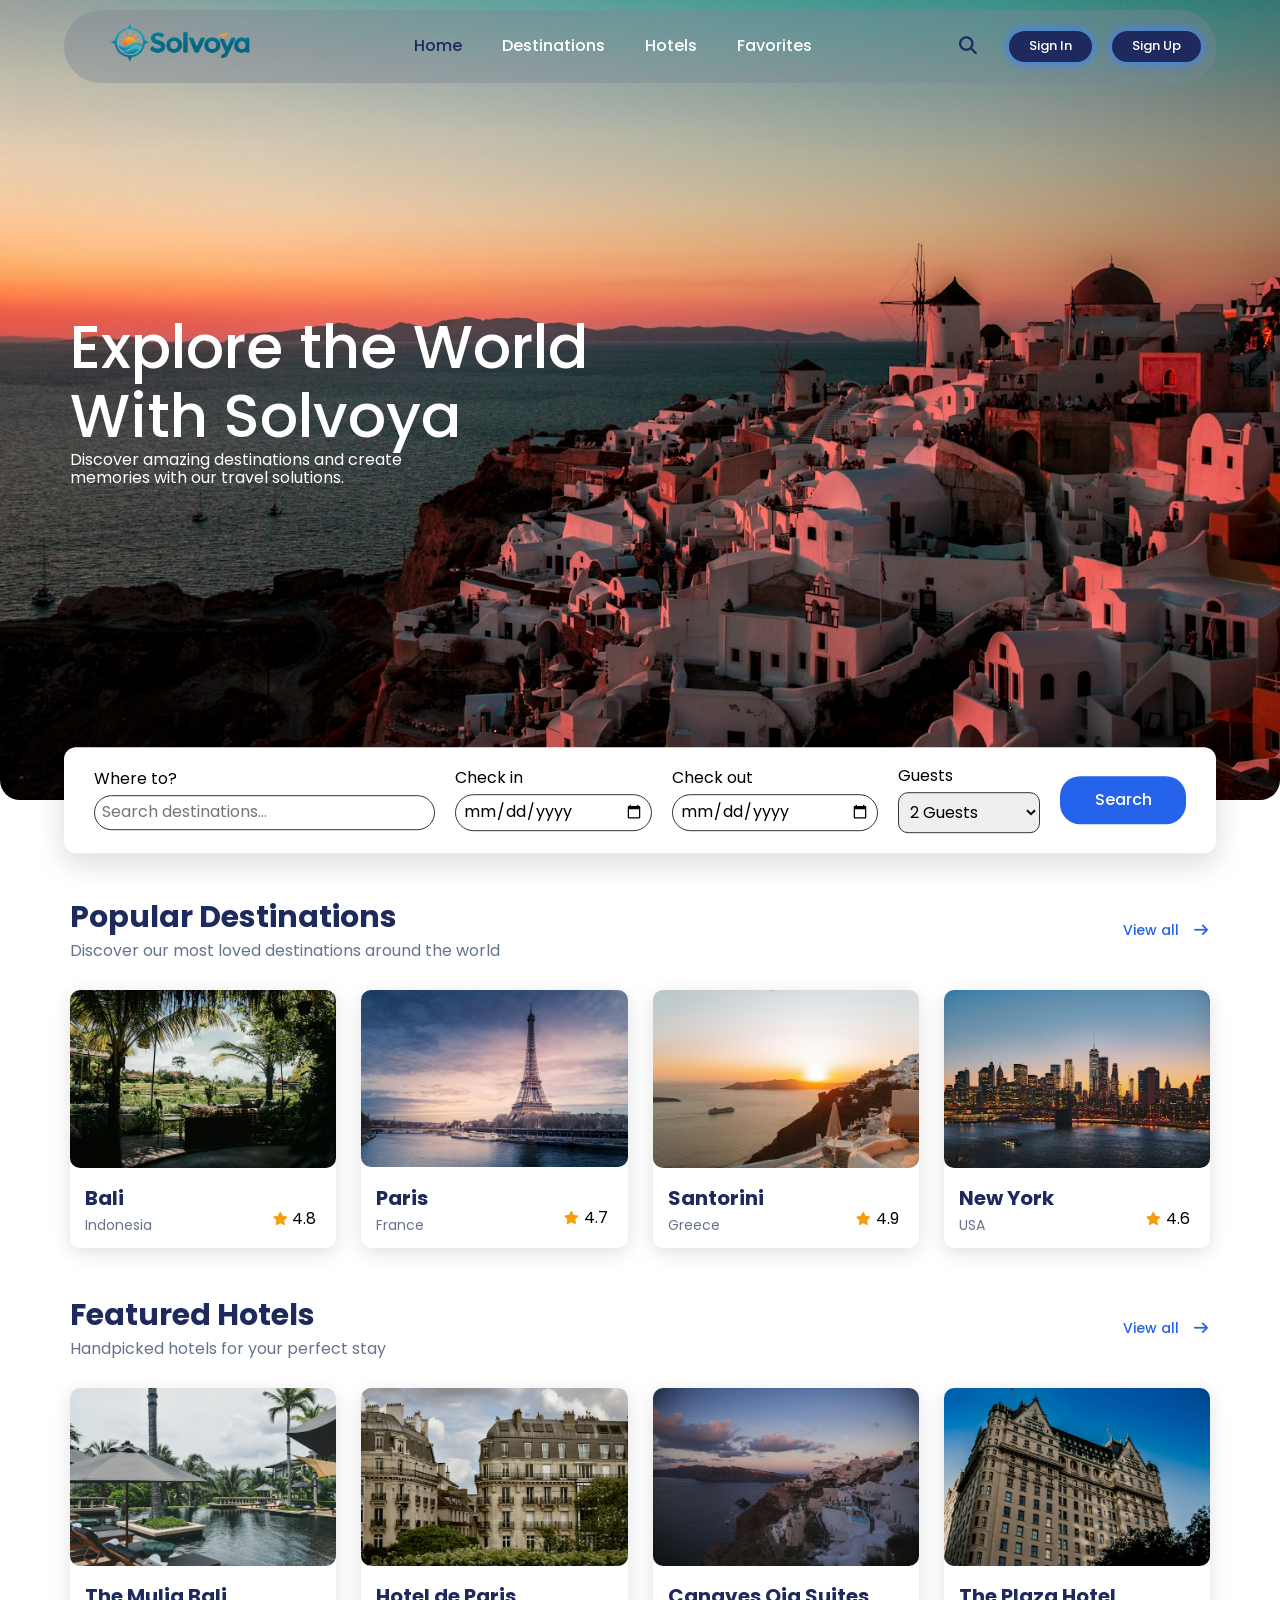
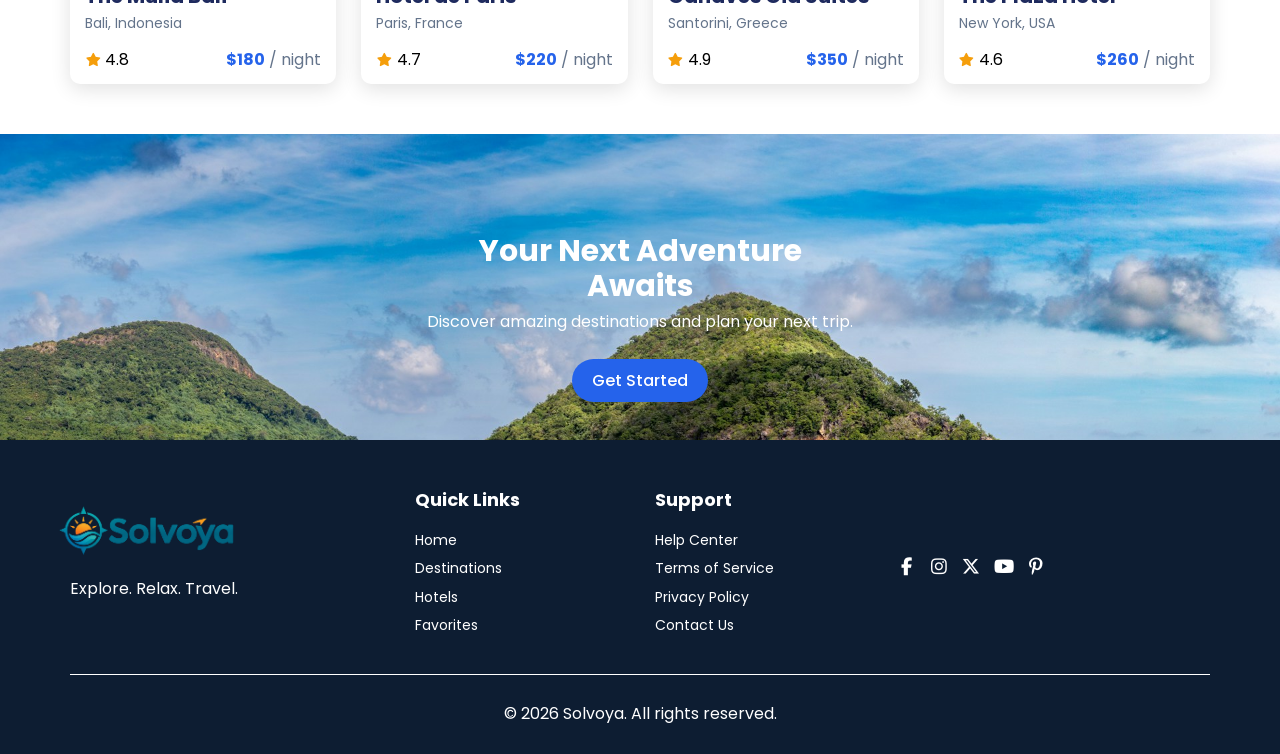
<file: index.html>
<!doctype html>
<html lang="en">
  <head>
    <meta charset="UTF-8" />
    <meta name="viewport" content="width=device-width, initial-scale=1.0" />
    <title>Solvoya</title>
    <link rel="stylesheet" href="css/normalize.css" />
    <link rel="stylesheet" href="css/all.min.css" />
    <link rel="stylesheet" href="css/style.css" />
    <link rel="preconnect" href="https://fonts.googleapis.com" />
    <link rel="preconnect" href="https://fonts.gstatic.com" crossorigin />
    <link
      href="https://fonts.googleapis.com/css2?family=Poppins:ital,wght@0,400;0,500;0,600;0,700;0,800;0,900;1,400;1,500;1,600;1,700;1,800;1,900&display=swap"
      rel="stylesheet"
    />
  </head>
  <body>
    <header class="header">
      <div class="container">
        <a href="#">
          <img
            class="logo"
            src="images/Solvoya Travel Compass Logo.png"
            alt="Solvoya"
          />
        </a>
        <nav class="nav-links">
          <ul>
            <li><a href="index.html" class="active">Home</a></li>
            <li><a href="destinations.html">Destinations</a></li>
            <li><a href="hotels.html">Hotels</a></li>
            <li><a href="favorites.html">Favorites</a></li>
          </ul>
        </nav>
        <div class="actions">
          <div class="search-box">
            <button class="search-btn">
              <i class="fa-solid fa-magnifying-glass"></i>
            </button>
            <input
              type="search"
              class="search-input"
              placeholder="Search destinations..."
            />
          </div>
          <a href="signin.html" class="signin-btn">Sign In</a>
          <a href="signup.html" class="signup-btn">Sign Up</a>
        </div>
      </div>
    </header>
    <section class="hero">
      <div class="container">
        <div class="text">
          <h1>Explore the World<br />With Solvoya</h1>
          <p>
            Discover amazing destinations and create<br />
            memories with our travel solutions.
          </p>
        </div>
      </div>
      <form class="search-bar" id="hero-search">
        <div class="search-field">
          <label for="destination">Where to?</label>
          <input
            type="text"
            id="destination"
            name="destination"
            placeholder="Search destinations..."
            required
          />
        </div>
        <div class="search-field">
          <label for="checkin">Check in</label>
          <input type="date" id="checkin" name="checkin" />
        </div>
        <div class="search-field">
          <label for="checkout">Check out</label>
          <input type="date" id="checkout" name="checkout" />
        </div>
        <div class="search-field">
          <label for="guests">Guests</label>
          <select id="guests" name="guests">
            <option value="1">1 Guest</option>
            <option value="2" selected>2 Guests</option>
            <option value="3">3 Guests</option>
            <option value="4">4 Guests</option>
            <option value="5">5+ Guests</option>
          </select>
        </div>
        <button type="submit" class="search-btn">Search</button>
      </form>
    </section>
    <section class="destinations">
      <div class="container">
        <div class="heading">
          <div class="text">
            <h2>Popular Destinations</h2>
            <p>Discover our most loved destinations around the world</p>
          </div>
          <a href="destinations.html" class="view-all">
            View all <i class="fa-solid fa-arrow-right"></i>
          </a>
        </div>
        <div class="cards">
          <a
            href="destinations.html"
            class="card"
            data-name="Bali"
            data-country="indonesia"
            data-season="summer"
          >
            <img src="images/destination-01.jpg" alt="Bali" />
            <div class="card-content">
              <h3>Bali</h3>
              <p>Indonesia</p>
              <span class="rating"><i class="fa-solid fa-star"></i> 4.8</span>
            </div>
          </a>
          <a
            href="destinations.html"
            class="card"
            data-name="Paris"
            data-country="france"
            data-season="spring"
          >
            <img src="images/destination-02.jpg" alt="Paris" />
            <div class="card-content">
              <h3>Paris</h3>
              <p>France</p>
              <span class="rating"><i class="fa-solid fa-star"></i> 4.7</span>
            </div>
          </a>
          <a
            href="destinations.html"
            class="card"
            data-name="Santorini"
            data-country="greece"
            data-season="summer"
          >
            <img src="images/destination-03.jpg" alt="Santorini" />
            <div class="card-content">
              <h3>Santorini</h3>
              <p>Greece</p>
              <span class="rating"><i class="fa-solid fa-star"></i> 4.9</span>
            </div>
          </a>
          <a
            href="destinations.html"
            class="card"
            data-name="New York"
            data-country="usa"
            data-season="autumn"
          >
            <img src="images/destination-04.jpg" alt="New York" />
            <div class="card-content">
              <h3>New York</h3>
              <p>USA</p>
              <span class="rating"><i class="fa-solid fa-star"></i> 4.6</span>
            </div>
          </a>
        </div>
      </div>
    </section>
    <section class="hotels">
      <div class="container">
        <div class="heading">
          <div class="text">
            <h2>Featured Hotels</h2>
            <p>Handpicked hotels for your perfect stay</p>
          </div>
          <a href="hotels.html" class="view-all">
            View all <i class="fa-solid fa-arrow-right"></i>
          </a>
        </div>
        <div class="cards">
          <a
            href="hotels.html"
            class="card"
            data-name="The Mulia Bali"
            data-location="Bali, Indonesia"
          >
            <img src="images/featured-hotels-01.jpg" alt="The Mulia Bali" />
            <div class="card-content">
              <h3>The Mulia Bali</h3>
              <p>Bali, Indonesia</p>
              <div class="card-footer">
                <span class="rating"><i class="fa-solid fa-star"></i> 4.8</span>
                <span class="price"> <strong>$180</strong> / night </span>
              </div>
            </div>
          </a>
          <a
            href="hotels.html"
            class="card"
            data-name="Hotel de Paris"
            data-location="Paris, France"
          >
            <img src="images/featured-hotels-02.jpg" alt="Hotel de Paris" />
            <div class="card-content">
              <h3>Hotel de Paris</h3>
              <p>Paris, France</p>
              <div class="card-footer">
                <span class="rating"><i class="fa-solid fa-star"></i> 4.7</span>
                <span class="price"> <strong>$220</strong> / night </span>
              </div>
            </div>
          </a>
          <a
            href="hotels.html"
            class="card"
            data-name="Canaves Oia Suites"
            data-location="Santorini, Greece"
          >
            <img src="images/featured-hotels-03.jpg" alt="Canaves Oia Suites" />
            <div class="card-content">
              <h3>Canaves Oia Suites</h3>
              <p>Santorini, Greece</p>
              <div class="card-footer">
                <span class="rating"><i class="fa-solid fa-star"></i> 4.9</span>
                <span class="price"> <strong>$350</strong> / night </span>
              </div>
            </div>
          </a>
          <a
            href="hotels.html"
            class="card"
            data-name="The Plaza Hotel"
            data-location="New York, USA"
          >
            <img src="images/featured-hotels-04.jpg" alt="The Plaza Hotel" />
            <div class="card-content">
              <h3>The Plaza Hotel</h3>
              <p>New York, USA</p>
              <div class="card-footer">
                <span class="rating"><i class="fa-solid fa-star"></i> 4.6</span>
                <span class="price"> <strong>$260</strong> / night </span>
              </div>
            </div>
          </a>
        </div>
      </div>
    </section>
    <section class="cta">
      <div class="container">
        <h2>Your Next Adventure<br />Awaits</h2>
        <p>Discover amazing destinations and plan your next trip.</p>
        <a href="destinations.html" class="btn">Get Started</a>
      </div>
    </section>
    <footer class="footer">
      <div class="container">
        <div class="footer-grid">
          <div class="footer-col">
            <a href="#"
              ><img src="images/Solvoya Travel Compass Logo.png" alt="Solvoya"
            /></a>
            <p>Explore. Relax. Travel.</p>
          </div>
          <div class="footer-col">
            <h3>Quick Links</h3>
            <ul>
              <li><a href="index.html">Home</a></li>
              <li><a href="destinations.html">Destinations</a></li>
              <li><a href="hotels.html">Hotels</a></li>
              <li><a href="favorites.html">Favorites</a></li>
            </ul>
          </div>
          <div class="footer-col">
            <h3>Support</h3>
            <ul>
              <li><a href="#">Help Center</a></li>
              <li><a href="#">Terms of Service</a></li>
              <li><a href="#">Privacy Policy</a></li>
              <li><a href="#">Contact Us</a></li>
            </ul>
          </div>
          <div class="social-links">
            <a href="#"><i class="fa-brands fa-facebook-f"></i></a>
            <a href="#"><i class="fa-brands fa-instagram"></i></a>
            <a href="#"><i class="fa-brands fa-x-twitter"></i></a>
            <a href="#"><i class="fa-brands fa-youtube"></i></a>
            <a href="#"><i class="fa-brands fa-pinterest-p"></i></a>
          </div>
        </div>
        <div class="copyright">
          <p>&copy; 2026 Solvoya. All rights reserved.</p>
        </div>
      </div>
    </footer>
    <script src="js/main.js"></script>
  </body>
</html>
</file>
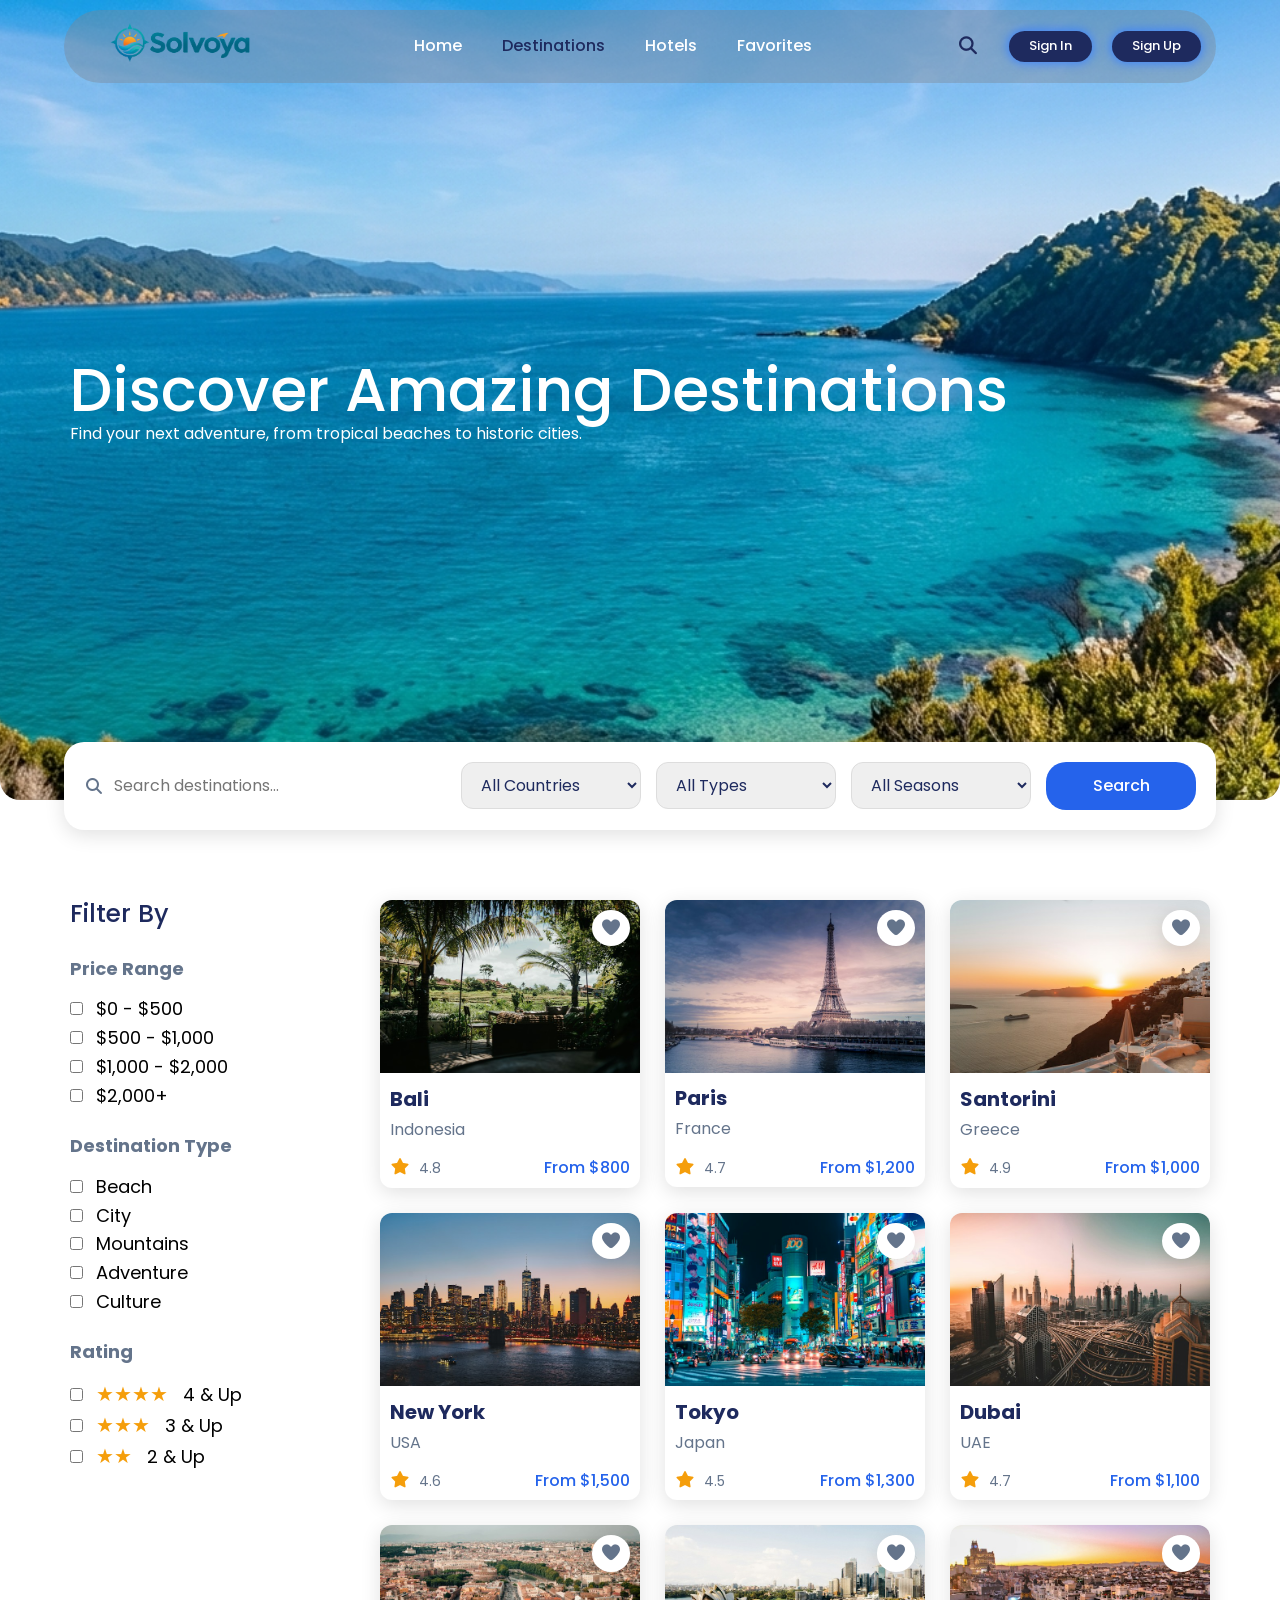
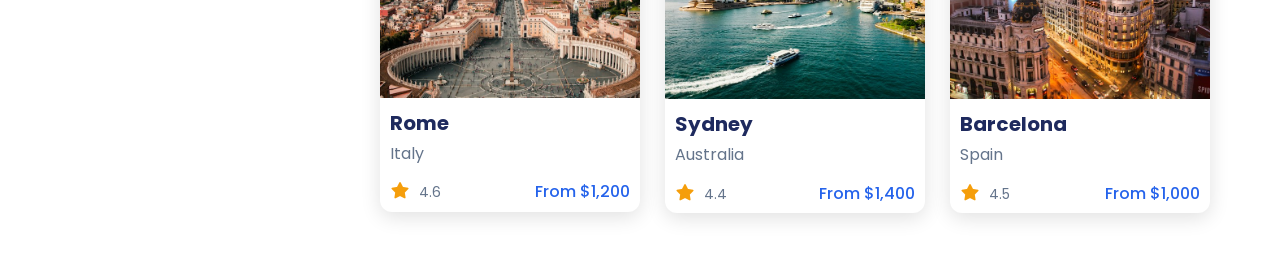
<file: destinations.html>
<!doctype html>
<html lang="en">
  <head>
    <meta charset="UTF-8" />
    <meta name="viewport" content="width=device-width, initial-scale=1.0" />
    <title>Solvoya</title>
    <link rel="stylesheet" href="css/normalize.css" />
    <link rel="stylesheet" href="css/all.min.css" />
    <link rel="stylesheet" href="css/destinations.css" />
    <link rel="preconnect" href="https://fonts.googleapis.com" />
    <link rel="preconnect" href="https://fonts.gstatic.com" crossorigin />
    <link
      href="https://fonts.googleapis.com/css2?family=Poppins:ital,wght@0,400;0,500;0,600;0,700;0,800;0,900;1,400;1,500;1,600;1,700;1,800;1,900&display=swap"
      rel="stylesheet"
    />
  </head>
  <body>
    <header class="header">
      <div class="container">
        <a href="#">
          <img
            class="logo"
            src="images/Solvoya Travel Compass Logo.png"
            alt="Solvoya"
          />
        </a>
        <nav class="nav-links">
          <ul>
            <li><a href="index.html">Home</a></li>
            <li><a href="destinations.html" class="active">Destinations</a></li>
            <li><a href="hotels.html">Hotels</a></li>
            <li><a href="favorites.html">Favorites</a></li>
          </ul>
        </nav>
        <div class="actions">
          <div class="search-box">
            <button class="search-btn">
              <i class="fa-solid fa-magnifying-glass"></i>
            </button>
            <input
              type="search"
              class="search-input"
              placeholder="Search destinations..."
            />
          </div>
          <a href="signin.html" class="signin-btn">Sign In</a>
          <a href="signup.html" class="signup-btn">Sign Up</a>
        </div>
      </div>
    </header>
    <section class="hero">
      <div class="container">
        <div class="text">
          <h1>Discover Amazing Destinations</h1>
          <p>
            Find your next adventure, from tropical beaches to historic cities.
          </p>
        </div>
        <form class="search-form">
          <div class="search-input">
            <i class="fa-solid fa-magnifying-glass"></i>
            <input
              type="text"
              placeholder="Search destinations..."
              id="destination-search"
            />
          </div>
          <div class="filter-box">
            <select name="country">
              <option value="" selected>All Countries</option>
              <option value="indonesia">Indonesia</option>
              <option value="france">France</option>
              <option value="greece">Greece</option>
              <option value="usa">USA</option>
              <option value="japan">Japan</option>
              <option value="uae">UAE</option>
              <option value="italy">Italy</option>
              <option value="australia">Australia</option>
              <option value="spain">Spain</option>
            </select>
          </div>
          <div class="filter-box">
            <select name="type">
              <option value="" selected>All Types</option>
              <option value="beach">Beach</option>
              <option value="city">City</option>
              <option value="mountains">Mountains</option>
              <option value="adventure">Adventure</option>
              <option value="culture">Culture</option>
            </select>
          </div>
          <div class="filter-box">
            <select name="season">
              <option value="" selected>All Seasons</option>
              <option value="summer">Summer</option>
              <option value="winter">Winter</option>
              <option value="spring">Spring</option>
              <option value="autumn">Autumn</option>
            </select>
          </div>
          <button type="submit">Search</button>
        </form>
      </div>
    </section>
    <section class="destinations">
      <div class="container">
        <aside class="filters">
          <h3>Filter By</h3>
          <div class="filter-group">
            <h4>Price Range</h4>
            <label>
              <input type="checkbox" name="price" value="0-500" />
              $0 - $500
            </label>
            <label>
              <input type="checkbox" name="price" value="500-1000" />
              $500 - $1,000
            </label>
            <label>
              <input type="checkbox" name="price" value="1000-2000" />
              $1,000 - $2,000
            </label>
            <label>
              <input type="checkbox" name="price" value="2000+" />
              $2,000+
            </label>
          </div>
          <div class="filter-group">
            <h4>Destination Type</h4>
            <label>
              <input type="checkbox" name="type" value="beach" />
              Beach
            </label>
            <label>
              <input type="checkbox" name="type" value="city" />
              City
            </label>
            <label>
              <input type="checkbox" name="type" value="mountains" />
              Mountains
            </label>
            <label>
              <input type="checkbox" name="type" value="adventure" />
              Adventure
            </label>
            <label>
              <input type="checkbox" name="type" value="culture" />
              Culture
            </label>
          </div>
          <div class="filter-group">
            <h4>Rating</h4>
            <label>
              <input type="checkbox" name="rating" value="4" />
              <span class="stars">★★★★</span>
              <span>4 & Up</span>
            </label>
            <label>
              <input type="checkbox" name="rating" value="3" />
              <span class="stars">★★★</span>
              <span>3 & Up</span>
            </label>
            <label>
              <input type="checkbox" name="rating" value="2" />
              <span class="stars">★★</span>
              <span>2 & Up</span>
            </label>
          </div>
        </aside>
        <section class="destinations-grid">
          <a
            href="#"
            class="card"
            data-name="Bali"
            data-country="indonesia"
            data-price="800"
            data-rating="4.8"
            data-type="beach"
            data-season="summer"
            data-id="bali"
          >
            <div class="image">
              <img src="images/destination-01.jpg" alt="Dubai" />
              <button type="button" class="favorite-btn">
                <i class="fa-solid fa-heart"></i>
              </button>
            </div>
            <div class="card-content">
              <h3>Bali</h3>
              <p>Indonesia</p>
              <div class="card-info">
                <span class="rating"
                  ><i class="fa-solid fa-star"></i>
                  <span class="rating-number">4.8</span>
                </span>
                <span class="price">From $800</span>
              </div>
            </div>
          </a>
          <a
            href="#"
            class="card"
            data-country="france"
            data-name="Paris"
            data-price="1200"
            data-rating="4.7"
            data-type="city"
            data-season="spring"
            data-id="paris"
          >
            <div class="image">
              <img src="images/destination-02.jpg" alt="Dubai" />
              <button type="button" class="favorite-btn">
                <i class="fa-solid fa-heart"></i>
              </button>
            </div>
            <div class="card-content">
              <h3>Paris</h3>
              <p>France</p>
              <div class="card-info">
                <span class="rating"
                  ><i class="fa-solid fa-star"></i>
                  <span class="rating-number">4.7</span>
                </span>
                <span class="price">From $1,200</span>
              </div>
            </div>
          </a>
          <a
            href="#"
            class="card"
            data-name="Santorini"
            data-country="greece"
            data-price="1000"
            data-rating="4.9"
            data-type="beach"
            data-season="summer"
            data-id="santorini"
          >
            <div class="image">
              <img src="images/destination-03.jpg" alt="Dubai" />
              <button type="button" class="favorite-btn">
                <i class="fa-solid fa-heart"></i>
              </button>
            </div>
            <div class="card-content">
              <h3>Santorini</h3>
              <p>Greece</p>
              <div class="card-info">
                <span class="rating"
                  ><i class="fa-solid fa-star"></i>
                  <span class="rating-number">4.9</span>
                </span>
                <span class="price">From $1,000</span>
              </div>
            </div>
          </a>
          <a
            href="#"
            class="card"
            data-name="New York"
            data-country="usa"
            data-price="1500"
            data-rating="4.6"
            data-type="city"
            data-season="autumn"
            data-id="new-york"
          >
            <div class="image">
              <img src="images/destination-04.jpg" alt="Dubai" />
              <button type="button" class="favorite-btn">
                <i class="fa-solid fa-heart"></i>
              </button>
            </div>
            <div class="card-content">
              <h3>New York</h3>
              <p>USA</p>
              <div class="card-info">
                <span class="rating"
                  ><i class="fa-solid fa-star"></i>
                  <span class="rating-number">4.6</span>
                </span>
                <span class="price">From $1,500</span>
              </div>
            </div>
          </a>
          <a
            href="#"
            class="card"
            data-name="Tokyo"
            data-country="japan"
            data-price="1300"
            data-rating="4.5"
            data-type="culture"
            data-season="spring"
            data-id="tokyo"
          >
            <div class="image">
              <img src="images/destination-05.jpg" alt="Dubai" />
              <button type="button" class="favorite-btn">
                <i class="fa-solid fa-heart"></i>
              </button>
            </div>
            <div class="card-content">
              <h3>Tokyo</h3>
              <p>Japan</p>
              <div class="card-info">
                <span class="rating"
                  ><i class="fa-solid fa-star"></i>
                  <span class="rating-number">4.5</span>
                </span>
                <span class="price">From $1,300</span>
              </div>
            </div>
          </a>
          <a
            href="#"
            class="card"
            data-name="Dubai"
            data-country="uae"
            data-price="1100"
            data-rating="4.7"
            data-type="adventure"
            data-season="winter"
            data-id="dubai"
          >
            <div class="image">
              <img src="images/destination-06.jpg" alt="Dubai" />
              <button type="button" class="favorite-btn">
                <i class="fa-solid fa-heart"></i>
              </button>
            </div>
            <div class="card-content">
              <h3>Dubai</h3>
              <p>UAE</p>
              <div class="card-info">
                <span class="rating"
                  ><i class="fa-solid fa-star"></i>
                  <span class="rating-number">4.7</span>
                </span>
                <span class="price">From $1,100</span>
              </div>
            </div>
          </a>
          <a
            href="#"
            class="card"
            data-name="Rome"
            data-country="italy"
            data-price="1200"
            data-rating="4.6"
            data-type="culture"
            data-season="spring"
            data-id="rome"
          >
            <div class="image">
              <img src="images/destination-07.jpg" alt="Dubai" />
              <button type="button" class="favorite-btn">
                <i class="fa-solid fa-heart"></i>
              </button>
            </div>
            <div class="card-content">
              <h3>Rome</h3>
              <p>Italy</p>
              <div class="card-info">
                <span class="rating"
                  ><i class="fa-solid fa-star"></i>
                  <span class="rating-number">4.6</span>
                </span>
                <span class="price">From $1,200</span>
              </div>
            </div>
          </a>
          <a
            href="#"
            class="card"
            data-name="Sydney"
            data-country="australia"
            data-price="1400"
            data-rating="4.4"
            data-type="beach"
            data-season="summer"
            data-id="sydney"
          >
            <div class="image">
              <img src="images/destination-08.jpg" alt="Dubai" />
              <button type="button" class="favorite-btn">
                <i class="fa-solid fa-heart"></i>
              </button>
            </div>
            <div class="card-content">
              <h3>Sydney</h3>
              <p>Australia</p>
              <div class="card-info">
                <span class="rating"
                  ><i class="fa-solid fa-star"></i>
                  <span class="rating-number">4.4</span>
                </span>
                <span class="price">From $1,400</span>
              </div>
            </div>
          </a>
          <a
            href="#"
            class="card"
            data-name="Barcelona"
            data-country="spain"
            data-price="1000"
            data-rating="4.5"
            data-type="city"
            data-season="summer"
            data-id="barcelona"
          >
            <div class="image">
              <img src="images/destination-09.jpg" alt="Dubai" />
              <button type="button" class="favorite-btn">
                <i class="fa-solid fa-heart"></i>
              </button>
            </div>
            <div class="card-content">
              <h3>Barcelona</h3>
              <p>Spain</p>
              <div class="card-info">
                <span class="rating"
                  ><i class="fa-solid fa-star"></i>
                  <span class="rating-number">4.5</span>
                </span>
                <span class="price">From $1,000</span>
              </div>
            </div>
          </a>
        </section>
      </div>
    </section>
    <script src="js/main.js"></script>
    <script src="js/destinations.js"></script>
  </body>
</html>
</file>
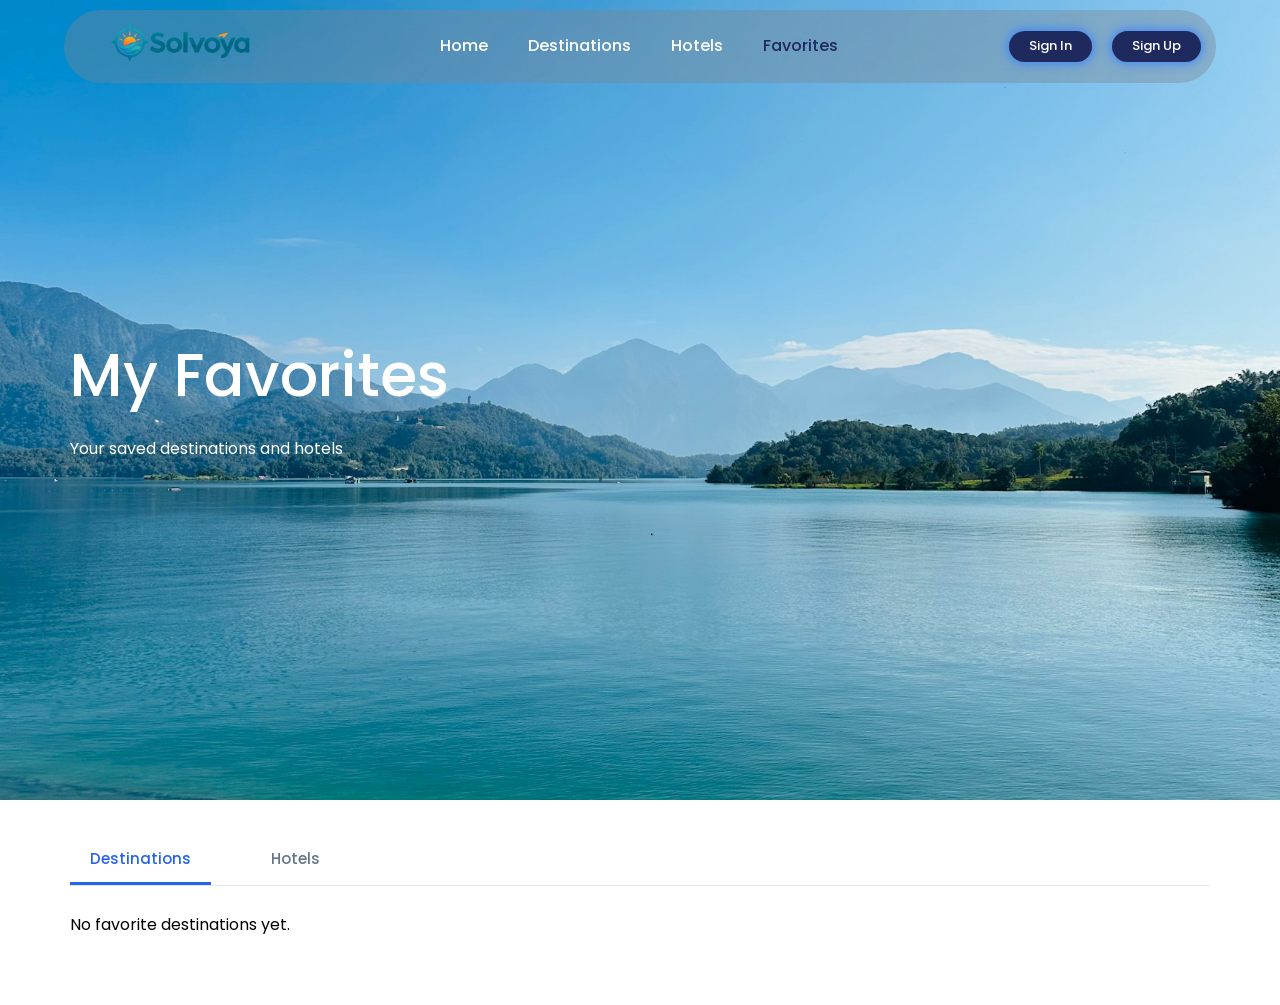
<file: favorites.html>
<!doctype html>
<html lang="en">
  <head>
    <meta charset="UTF-8" />
    <meta name="viewport" content="width=device-width, initial-scale=1.0" />
    <title>Solvoya</title>
    <link rel="stylesheet" href="css/normalize.css" />
    <link rel="stylesheet" href="css/all.min.css" />
    <link rel="stylesheet" href="css/favorites.css" />
    <link rel="preconnect" href="https://fonts.googleapis.com" />
    <link rel="preconnect" href="https://fonts.gstatic.com" crossorigin />
    <link
      href="https://fonts.googleapis.com/css2?family=Poppins:ital,wght@0,400;0,500;0,600;0,700;0,800;0,900;1,400;1,500;1,600;1,700;1,800;1,900&display=swap"
      rel="stylesheet"
    />
  </head>
  <body>
    <header class="header">
      <div class="container">
        <a href="#">
          <img
            class="logo"
            src="images/Solvoya Travel Compass Logo.png"
            alt="Solvoya"
          />
        </a>
        <nav class="nav-links">
          <ul>
            <li><a href="index.html">Home</a></li>
            <li><a href="destinations.html">Destinations</a></li>
            <li><a href="hotels.html">Hotels</a></li>
            <li><a href="favorites.html" class="active">Favorites</a></li>
          </ul>
        </nav>
        <div class="actions">
          <a href="signin.html" class="signin-btn">Sign In</a>
          <a href="signup.html" class="signup-btn">Sign Up</a>
        </div>
      </div>
    </header>
    <section class="hero">
      <div class="container">
        <div class="text">
          <h1>My Favorites</h1>
          <p>Your saved destinations and hotels</p>
        </div>
      </div>
    </section>
    <section class="favorites-section">
      <div class="container">
        <div class="favorites-tabs">
          <button class="tab-btn active" data-tab="destinations">
            Destinations
          </button>
          <button class="tab-btn" data-tab="hotels">Hotels</button>
        </div>
        <div class="favorites-content">
          <div class="favorites-panel active" id="destinations-panel">
            <div class="destinations-grid" id="favorite-destinations"></div>
          </div>
          <div class="favorites-panel" id="hotels-panel">
            <div class="hotels-grid" id="favorite-hotels"></div>
          </div>
        </div>
      </div>
    </section>
    <script src="js/favorites.js"></script>
  </body>
</html>
</file>
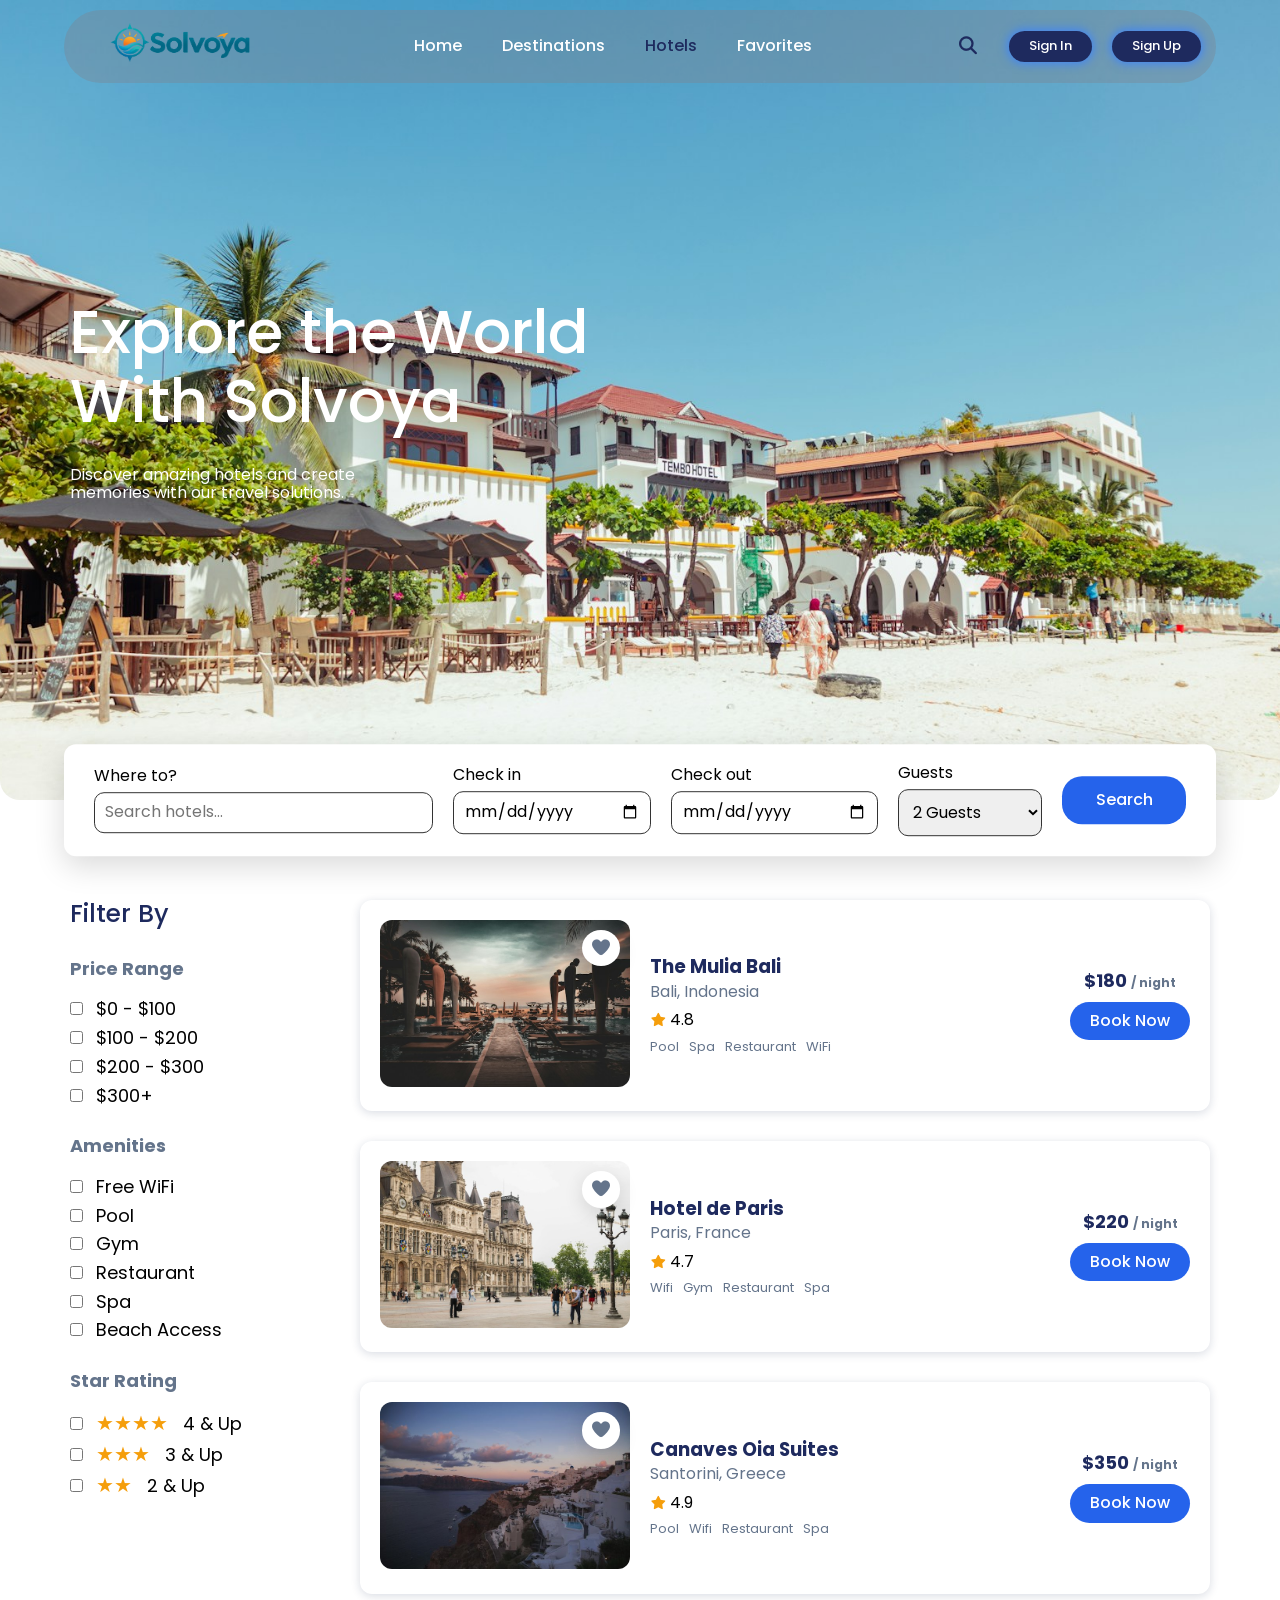
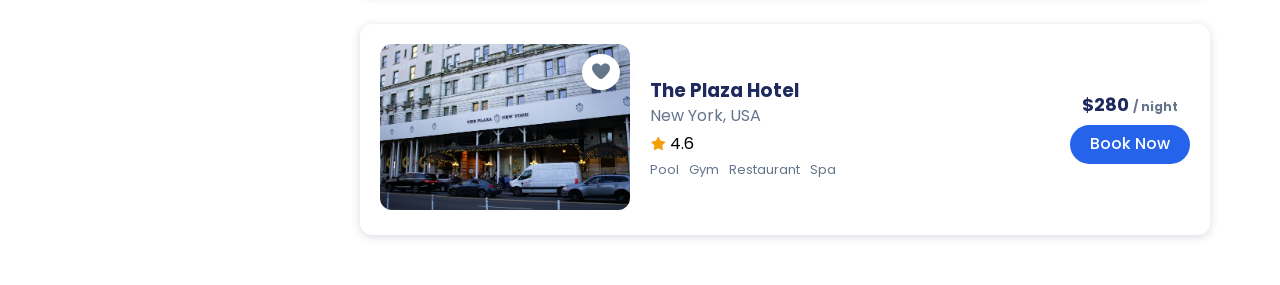
<file: hotels.html>
<!doctype html>
<html lang="en">
  <head>
    <meta charset="UTF-8" />
    <meta name="viewport" content="width=device-width, initial-scale=1.0" />
    <title>Solvoya</title>
    <link rel="stylesheet" href="css/normalize.css" />
    <link rel="stylesheet" href="css/all.min.css" />
    <link rel="stylesheet" href="css/hotels.css" />
    <link rel="preconnect" href="https://fonts.googleapis.com" />
    <link rel="preconnect" href="https://fonts.gstatic.com" crossorigin />
    <link
      href="https://fonts.googleapis.com/css2?family=Poppins:ital,wght@0,400;0,500;0,600;0,700;0,800;0,900;1,400;1,500;1,600;1,700;1,800;1,900&display=swap"
      rel="stylesheet"
    />
  </head>
  <body>
    <header class="header">
      <div class="container">
        <a href="#">
          <img
            class="logo"
            src="images/Solvoya Travel Compass Logo.png"
            alt="Solvoya"
          />
        </a>
        <nav class="nav-links">
          <ul>
            <li><a href="index.html">Home</a></li>
            <li><a href="destinations.html">Destinations</a></li>
            <li><a href="hotels.html" class="active">Hotels</a></li>
            <li><a href="favorites.html">Favorites</a></li>
          </ul>
        </nav>
        <div class="actions">
          <div class="search-box">
            <button type="button" class="search-btn">
              <i class="fa-solid fa-magnifying-glass"></i>
            </button>
            <input
              type="search"
              class="search-input"
              placeholder="Search hotels..."
            />
          </div>
          <a href="signin.html" class="signin-btn">Sign In</a>
          <a href="signup.html" class="signup-btn">Sign Up</a>
        </div>
      </div>
    </header>
    <section class="hero">
      <div class="container">
        <div class="text">
          <h1>Explore the World<br />With Solvoya</h1>
          <p>
            Discover amazing hotels and create<br />
            memories with our travel solutions.
          </p>
        </div>
      </div>
      <form class="search-bar" id="hero-search">
        <div class="search-field">
          <label for="destination">Where to?</label>
          <input
            type="text"
            id="destination"
            name="destination"
            placeholder="Search hotels..."
            required
          />
        </div>
        <div class="search-field">
          <label for="checkin">Check in</label>
          <input type="date" id="checkin" name="checkin" />
        </div>
        <div class="search-field">
          <label for="checkout">Check out</label>
          <input type="date" id="checkout" name="checkout" />
        </div>
        <div class="search-field">
          <label for="guests">Guests</label>
          <select id="guests" name="guests">
            <option value="1">1 Guest</option>
            <option value="2" selected>2 Guests</option>
            <option value="3">3 Guests</option>
            <option value="4">4 Guests</option>
            <option value="5">5+ Guests</option>
          </select>
        </div>
        <button type="submit" class="search-btn">Search</button>
      </form>
    </section>
    <div class="hotels">
      <div class="container">
        <aside class="filters">
          <h3>Filter By</h3>
          <div class="filter-group">
            <h4>Price Range</h4>
            <label>
              <input type="checkbox" name="price" value="0-100" />
              $0 - $100
            </label>
            <label>
              <input type="checkbox" name="price" value="100-200" />
              $100 - $200
            </label>
            <label>
              <input type="checkbox" name="price" value="200-300" />
              $200 - $300
            </label>
            <label>
              <input type="checkbox" name="price" value="300+" />
              $300+
            </label>
          </div>
          <div class="filter-group">
            <h4>Amenities</h4>
            <label>
              <input type="checkbox" name="amenity" value="wifi" />
              Free WiFi
            </label>
            <label>
              <input type="checkbox" name="amenity" value="pool" />
              Pool
            </label>
            <label>
              <input type="checkbox" name="amenity" value="gym" />
              Gym
            </label>
            <label>
              <input type="checkbox" name="amenity" value="restaurant" />
              Restaurant
            </label>
            <label>
              <input type="checkbox" name="amenity" value="spa" />
              Spa
            </label>
            <label>
              <input type="checkbox" name="amenity" value="beach" />
              Beach Access
            </label>
          </div>
          <div class="filter-group">
            <h4>Star Rating</h4>
            <label>
              <input type="checkbox" name="rating" value="4" />
              <span class="stars">★★★★</span>
              <span>4 & Up</span>
            </label>
            <label>
              <input type="checkbox" name="rating" value="3" />
              <span class="stars">★★★</span>
              <span>3 & Up</span>
            </label>
            <label>
              <input type="checkbox" name="rating" value="2" />
              <span class="stars">★★</span>
              <span>2 & Up</span>
            </label>
          </div>
        </aside>
        <section class="hotels-grid">
          <div
            class="box"
            data-price="180"
            data-rating="4.8"
            data-amenities="pool spa restaurant wifi"
            data-id="the-mulia-bali"
          >
            <div class="image">
              <img src="images/hotels-01.jpg" alt="" />
              <button type="button" class="favorite-btn">
                <i class="fa-solid fa-heart"></i>
              </button>
            </div>
            <div class="box-content">
              <h3>The Mulia Bali</h3>
              <p>Bali, Indonesia</p>
              <span class="rating"
                ><i class="fa-solid fa-star"></i>
                <span class="rating-number">4.8</span>
              </span>
              <ul class="hotel-box-amenities">
                <li>Pool</li>
                <li>Spa</li>
                <li>Restaurant</li>
                <li>WiFi</li>
              </ul>
            </div>
            <div class="hotel-box-booking">
              <p class="hotel-box-price">$180 <span>/ night</span></p>
              <button class="hotel-box-btn">Book Now</button>
            </div>
          </div>
          <div
            class="box"
            data-price="220"
            data-rating="4.7"
            data-amenities="wifi gym restaurant spa"
            data-id="hotel-de-paris"
          >
            <div class="image">
              <img src="images/hotels-02.jpg" alt="" />
              <button type="button" class="favorite-btn">
                <i class="fa-solid fa-heart"></i>
              </button>
            </div>
            <div class="box-content">
              <h3>Hotel de Paris</h3>
              <p>Paris, France</p>
              <span class="rating"
                ><i class="fa-solid fa-star"></i>
                <span class="rating-number">4.7</span>
              </span>
              <ul class="hotel-box-amenities">
                <li>Wifi</li>
                <li>Gym</li>
                <li>Restaurant</li>
                <li>Spa</li>
              </ul>
            </div>
            <div class="hotel-box-booking">
              <p class="hotel-box-price">$220 <span>/ night</span></p>
              <button class="hotel-box-btn">Book Now</button>
            </div>
          </div>
          <div
            class="box"
            data-price="350"
            data-rating="4.9"
            data-amenities="pool wifi restaurant spa"
            data-id="canavas-oia-suites"
          >
            <div class="image">
              <img src="images/hotels-03.jpg" alt="" />
              <button type="button" class="favorite-btn">
                <i class="fa-solid fa-heart"></i>
              </button>
            </div>
            <div class="box-content">
              <h3>Canaves Oia Suites</h3>
              <p>Santorini, Greece</p>
              <span class="rating"
                ><i class="fa-solid fa-star"></i>
                <span class="rating-number">4.9</span>
              </span>
              <ul class="hotel-box-amenities">
                <li>Pool</li>
                <li>Wifi</li>
                <li>Restaurant</li>
                <li>Spa</li>
              </ul>
            </div>
            <div class="hotel-box-booking">
              <p class="hotel-box-price">$350 <span>/ night</span></p>
              <button class="hotel-box-btn">Book Now</button>
            </div>
          </div>
          <div
            class="box"
            data-price="280"
            data-rating="4.6"
            data-amenities="pool gym restaurant spa"
            data-id="the-plaza-hotel"
          >
            <div class="image">
              <img src="images/hotels-04.jpg" alt="" />
              <button type="button" class="favorite-btn">
                <i class="fa-solid fa-heart"></i>
              </button>
            </div>
            <div class="box-content">
              <h3>The Plaza Hotel</h3>
              <p>New York, USA</p>
              <span class="rating"
                ><i class="fa-solid fa-star"></i>
                <span class="rating-number">4.6</span>
              </span>
              <ul class="hotel-box-amenities">
                <li>Pool</li>
                <li>Gym</li>
                <li>Restaurant</li>
                <li>Spa</li>
              </ul>
            </div>
            <div class="hotel-box-booking">
              <p class="hotel-box-price">$280 <span>/ night</span></p>
              <button class="hotel-box-btn">Book Now</button>
            </div>
          </div>
        </section>
      </div>
    </div>
    <script src="js/main.js"></script>
    <script src="js/hotels.js"></script>
    <script src="js/favorites.js"></script>
  </body>
</html>
</file>
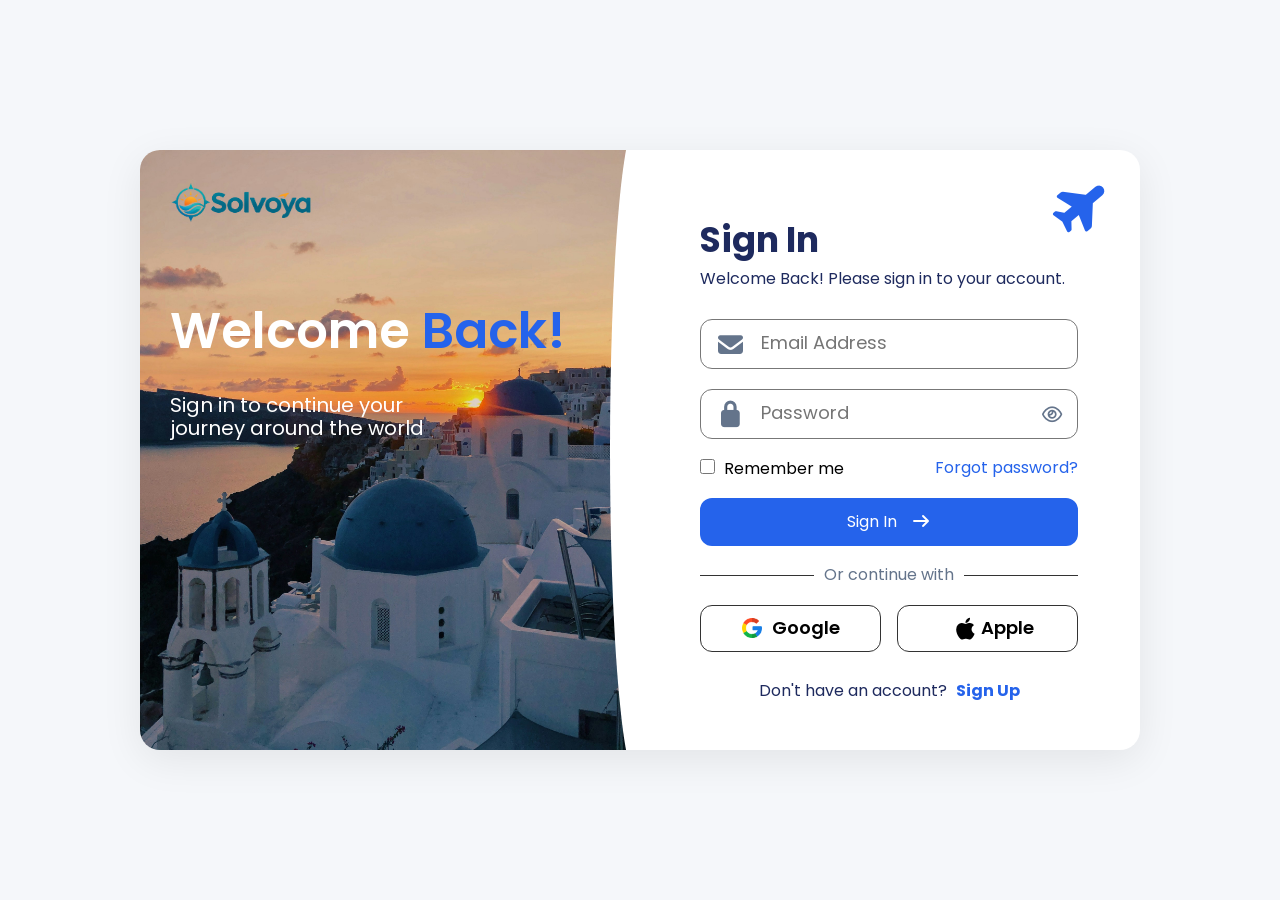
<file: signin.html>
<!doctype html>
<html lang="en">
  <head>
    <meta charset="UTF-8" />
    <meta name="viewport" content="width=device-width, initial-scale=1.0" />
    <title>Sign In | Solvoya</title>
    <link rel="stylesheet" href="css/normalize.css" />
    <link rel="stylesheet" href="css/all.min.css" />
    <link rel="stylesheet" href="css/signin.css" />
    <link rel="preconnect" href="https://fonts.googleapis.com" />
    <link rel="preconnect" href="https://fonts.gstatic.com" crossorigin />
    <link
      href="https://fonts.googleapis.com/css2?family=Poppins:ital,wght@0,400;0,500;0,600;0,700;0,800;0,900;1,400;1,500;1,600;1,700;1,800;1,900&display=swap"
      rel="stylesheet"
    />
  </head>
  <body>
    <div class="card">
      <div class="image">
        <img src="images/Solvoya Travel Compass Logo.png" alt="" />
        <h1>Welcome <span>Back!</span></h1>
        <p>Sign in to continue your<br>journey around the world</p>
      </div>
      <div class="signin">
        <i class="fa-solid fa-plane"></i>
        <h2>Sign In</h2>
        <p>Welcome Back! Please sign in to your account.</p>
        <form action="#" method="post">
          <div class="input-group">
            <i class="fa-solid fa-envelope"></i>
            <input
              type="email"
              name="email"
              placeholder="Email Address"
              required
            />
          </div>
          <div class="input-group">
            <i class="fa-solid fa-lock"></i>
            <input
              type="password"
              name="password"
              placeholder="Password"
              required
              id="password"
            />
            <i class="fa-regular fa-eye password-eye" id="togglePassword"></i>
          </div>
          <div class="form-options">
            <label class="remember-me">
              <input type="checkbox" name="remember" />
              <span>Remember me</span>
            </label>
            <a href="forgot-password.html"> Forgot password? </a>
          </div>
          <button type="submit">
            Sign In
            <i class="fa-solid fa-arrow-right"></i>
          </button>
        </form>
        <div class="divider">
          <span>Or continue with</span>
        </div>
        <div class="social-buttons">
          <button type="button" class="social-btn">
            <img class="google-logo" src="images/google.png" alt="">
            Google
          </button>
          <button type="button" class="social-btn">
            <i class="fa-brands fa-apple"></i>
            Apple
          </button>
        </div>
        <p class="switch-page">
          Don't have an account?
          <a href="signup.html">Sign Up</a>
        </p>
      </div>
    </div>
    <script src="js/main.js"></script>
  </body>
</html>
</file>
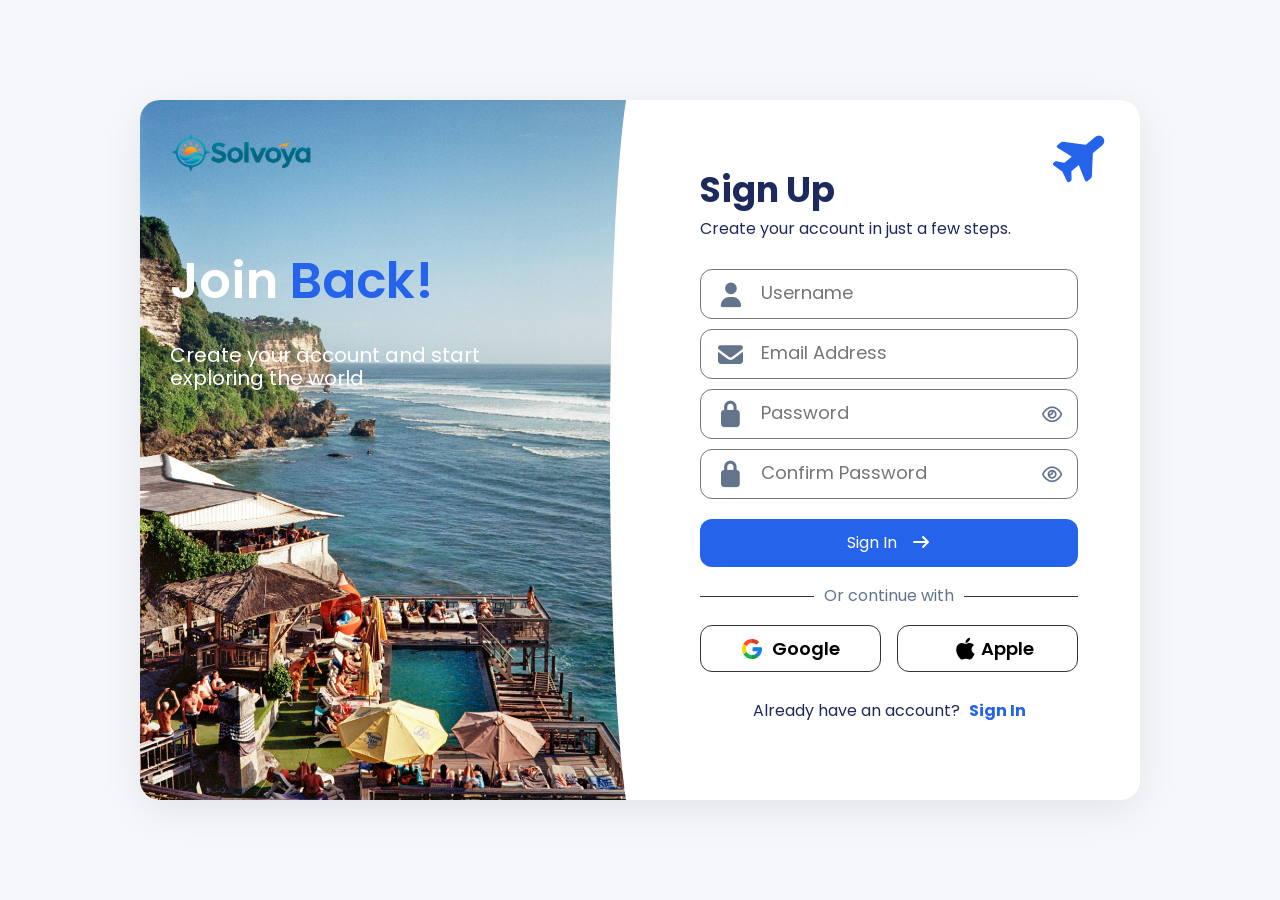
<file: signup.html>
<!doctype html>
<html lang="en">
  <head>
    <meta charset="UTF-8" />
    <meta name="viewport" content="width=device-width, initial-scale=1.0" />
    <title>Sign In | Solvoya</title>
    <link rel="stylesheet" href="css/normalize.css" />
    <link rel="stylesheet" href="css/all.min.css" />
    <link rel="stylesheet" href="css/signup.css" />
    <link rel="preconnect" href="https://fonts.googleapis.com" />
    <link rel="preconnect" href="https://fonts.gstatic.com" crossorigin />
    <link
      href="https://fonts.googleapis.com/css2?family=Poppins:ital,wght@0,400;0,500;0,600;0,700;0,800;0,900;1,400;1,500;1,600;1,700;1,800;1,900&display=swap"
      rel="stylesheet"
    />
  </head>
  <body>
    <div class="card">
      <div class="image">
        <img src="images/Solvoya Travel Compass Logo.png" alt="" />
        <h1>Join <span>Back!</span></h1>
        <p>Create your account and start<br />exploring the world</p>
      </div>
      <div class="signup">
        <i class="fa-solid fa-plane"></i>
        <h2>Sign Up</h2>
        <p>Create your account in just a few steps.</p>
        <form action="#" method="post">
          <div class="input-group">
            <i class="fa-solid fa-user"></i>
            <input
              type="text"
              name="username"
              placeholder="Username"
              required
            />
          </div>
          <div class="input-group">
            <i class="fa-solid fa-envelope"></i>
            <input
              type="email"
              name="email"
              placeholder="Email Address"
              required
            />
          </div>
          <div class="input-group">
            <i class="fa-solid fa-lock"></i>
            <input
              type="password"
              name="password"
              placeholder="Password"
              required
              id="password"
            />
            <i class="fa-regular fa-eye password-eye" id="togglePassword"></i>
          </div>
          <div class="input-group">
            <i class="fa-solid fa-lock"></i>
            <input
              type="password"
              name="confirm-password"
              id="confirmPassword"
              placeholder="Confirm Password"
              required
            />
            <i class="fa-regular fa-eye password-eye"  id="toggleConfirmPassword"></i>
          </div>
          <button type="submit">
            Sign In
            <i class="fa-solid fa-arrow-right"></i>
          </button>
        </form>
        <div class="divider">
          <span>Or continue with</span>
        </div>
        <div class="social-buttons">
          <button type="button" class="social-btn">
            <img class="google-logo" src="images/google.png" alt="" />
            Google
          </button>
          <button type="button" class="social-btn">
            <i class="fa-brands fa-apple"></i>
            Apple
          </button>
        </div>
        <p class="switch-page">
          Already have an account?
          <a href="signin.html">Sign In</a>
        </p>
      </div>
    </div>
    <script src="js/main.js"></script>
  </body>
</html>
</file>
<file: css/style.css>
:root {
  --primary-color: #2563eb;
  --primary-dark: #1d4ed8;
  --primary-light: #dbeafe;
  --secondary-color: #1e2a5e;
  --text-color: #64748b;
  --background-color: #f8fafc;
  --section-padding-top: 50px;
  --section-padding-bottom: 50px;
}
* {
  box-sizing: border-box;
  padding: 0;
  margin: 0;
}
body {
  font-family: "Poppins", sans-serif;
}
ul {
  list-style: none;
}
a {
  text-decoration: none;
}
.container {
  padding-left: 15px;
  padding-right: 15px;
  margin-left: auto;
  margin-right: auto;
}
@media (min-width: 768px) {
  .container {
    width: 750px;
  }
}
@media (min-width: 992px) {
  .container {
    width: 970px;
  }
}
@media (min-width: 1200px) {
  .container {
    width: 1170px;
  }
}
.header {
  position: absolute;
  top: 10px;
  left: 0;
  width: 100%;
  z-index: 10;
}
.header .container {
  width: 90%;
  max-width: 1400px;
  display: flex;
  justify-content: space-between;
  align-items: center;
  background-color: rgba(123, 132, 145, 0.4);
  border-radius: 70px;
}
.header .container .logo {
  width: 200px;
}
.header .container .nav-links ul {
  display: flex;
  align-items: center;
  gap: 40px;
}
.header .container .nav-links ul a {
  color: white;
  font-size: 16px;
  font-weight: 500;
}
.header .container .nav-links ul a.active {
  color: var(--secondary-color);
}
.header .container .nav-links ul a:hover {
  color: var(--secondary-color);
}
.nav-links ul:hover a.active:not(:hover) {
  color: white;
}
.header .container .actions {
  display: flex;
  align-items: center;
  gap: 10px;
}
.header .container .actions .search-box {
  position: relative;
}
.header .container .actions .search-btn {
  background-color: transparent;
  border: none;
  cursor: pointer;
  padding: 10px;
}
.header .container .actions .search-input {
  position: absolute;
  top: 50px;
  left: 0;
  width: 250px;
  padding: 13px 15px;
  border: 1px solid #e2e8f0;
  border-radius: 12px;
  outline: none;
  background-color: white;
  color: var(--secondary-color);
  font-family: inherit;
  font-size: 13px;
  box-shadow: 0 5px 20px rgba(0, 0, 0, 0.12);
  opacity: 0;
  visibility: hidden;
  transform: translateY(-10px);
  transition: 0.3s ease;
}
.header .container .actions .search-input.show {
  opacity: 1;
  visibility: visible;
  transform: translateY(0);
}
.search-input::placeholder {
  color: #94a3b8;
}
.search-input:focus {
  border-color: var(--primary-color);
}
.header .container .actions i {
  color: var(--secondary-color);
  font-size: 18px;
}
.header .container .actions .signin-btn,
.header .container .actions .signup-btn {
  padding: 8px 20px;
  border-radius: 40px;
  font-size: 13px;
  font-weight: 500;
  cursor: pointer;
  background-color: var(--secondary-color);
  color: white;
  box-shadow: 0 0 10px 2px rgba(59, 130, 255, 0.85);
  margin-left: 10px;
}
@media (max-width: 992px) {
  .header .container {
    flex-direction: column;
    row-gap: 10px;
  }
  .header .container .actions {
    margin-top: 10px;
    margin-bottom: 10px;
  }
}
@media (max-width: 576px) {
  .header .container .nav-links ul {
    flex-direction: row;
    justify-content: center;
    align-items: center;
    flex-wrap: wrap;
    gap: 15px;
  }
  .header .container .nav-links ul a {
    font-size: 13px;
  }
}
.hero {
  background-image: url("../images/hero-section.jpg");
  background-size: cover;
  background-position: center;
  background-repeat: no-repeat;
  min-height: calc(100vh - 100px);
  border-radius: 0 0 20px 20px;
  position: relative;
}
.hero .text {
  position: absolute;
  top: 50%;
  transform: translateY(-50%);
  color: white;
}
.hero .text h1 {
  margin: 0;
  font-size: 60px;
  font-weight: 500;
}
@media (max-width: 576px) {
  .hero {
    margin-bottom: 30px;
  }
  .hero .text {
    margin-top: 20px;
    top: 42%;
  }
  .hero .text h1 {
    font-size: 36px;
  }
  .hero .text p {
    font-size: 13px;
    margin-top: 15px;
  }
}
.hero .search-bar {
  display: flex;
  justify-content: space-between;
  align-items: center;
  gap: 20px;
  width: 90%;
  position: absolute;
  left: 50%;
  bottom: 0;
  transform: translate(-50%, 50%);
  background-color: white;
  padding: 20px 30px;
  border-radius: 12px;
  box-shadow: 0 10px 30px rgba(0, 0, 0, 0.15);
}

.hero .search-bar .search-field {
  min-width: 0;
}

.hero .search-bar .search-field input,
.hero .search-bar .search-field select {
  width: 100%;
  max-width: 100%;
  margin-top: 7px;
  padding: 10px;
  border-radius: 10px;
  border: 1px solid #333;
}

.hero .search-bar .search-btn {
  width: 150px;
  padding: 15px 10px;
  border: none;
  border-radius: 20px;
  background-color: var(--primary-color);
  color: white;
  font-weight: 500;
  cursor: pointer;
}
@media (max-width: 992px) {
  .hero .search-bar {
    flex-wrap: wrap;
    gap: 20px;
    justify-content: space-between;
  }
  .hero .search-field {
    flex: 1 1 calc(50% - 20px);
  }
  .hero .search-btn {
    flex: 1 1 100%;
  }
}
@media (max-width: 576px) {
  .hero .search-bar {
    flex-direction: column;
    gap: 20px;
    bottom: -50px;
    text-align: left;
    width: 90%;
    padding: 20px;
  }
  .hero .search-field {
    flex: 1 1 100%;
    width: 100%;
    min-width: 0;
  }
  .hero .search-btn {
    width: 100%;
    flex: 1 1 100%;
  }
}
.hero .search-bar .search-field input {
  margin-top: 7px;
  padding: 7px;
  border-radius: 50px;
  border: 1px solid #333;
}
.hero .search-bar .search-field select {
  margin-top: 7px;
  padding: 7px;
  border-radius: 10px;
}
.hero .search-bar .search-btn {
  width: 150px;
  padding: 15px 10px;
  border: none;
  border-radius: 20px;
  background-color: var(--primary-color);
  color: white;
  font-weight: 500;
  cursor: pointer;
}
.destinations {
  padding-top: 100px;
}
@media (max-width: 992px) {
  .destinations {
    padding-top: 150px;
  }
}
@media (max-width: 576px) {
  .destinations {
    padding-top: 260px;
  }
}
.destinations .heading {
  display: flex;
  justify-content: space-between;
  align-items: center;
}
.destinations .heading .text h2 {
  color: var(--secondary-color);
  font-size: 30px;
  margin-bottom: 7px;
}
.destinations .heading .text p {
  color: var(--text-color);
}
.destinations .heading .view-all {
  color: var(--primary-color);
  font-size: 14px;
  font-weight: 500;
}
.destinations .heading .view-all i {
  margin-left: 10px;
}
.destinations .heading .view-all:hover i {
  animation: arrow-move 1.2s ease-in-out infinite;
}
.destinations .container .cards {
  display: grid;
  grid-template-columns: repeat(auto-fit, minmax(260px, 1fr));
  gap: 25px;
  margin-top: 30px;
}
.destinations .container .cards .card {
  background-color: white;
  border-radius: 10px;
  box-shadow: 0 5px 20px rgba(0, 0, 0, 0.12);
  transition: 0.3s ease;
}
.destinations .container .cards .card:hover {
  transform: translateY(-5px);
  transition: 0.3s ease;
}
.destinations .container .cards .card .card-content {
  padding: 15px;
  position: relative;
}
.destinations .container img {
  max-width: 100%;
  border-radius: 10px;
}
.destinations .container .cards .card .card-content h3 {
  color: var(--secondary-color);
  font-size: 20px;
  margin-bottom: 7px;
}
.destinations .container .cards .card .card-content p {
  color: var(--text-color);
  font-size: 14px;
}
.destinations .container .cards .card .card-content .rating {
  position: absolute;
  bottom: 20px;
  right: 20px;
  color: black;
}
.destinations .container .cards .card .card-content .rating i {
  color: #f59e0b;
  font-size: 13px;
}
.hotels {
  padding-top: var(--section-padding-top);
  padding-bottom: var(--section-padding-bottom);
}
.hotels .heading {
  display: flex;
  justify-content: space-between;
  align-items: center;
}
.hotels .heading .text h2 {
  color: var(--secondary-color);
  font-size: 30px;
  margin-bottom: 7px;
}
.hotels .heading .text p {
  color: var(--text-color);
}
.hotels .heading .view-all {
  color: var(--primary-color);
  font-size: 14px;
  font-weight: 500;
}
.hotels .heading .view-all i {
  margin-left: 10px;
}
.hotels .heading .view-all:hover i {
  animation: arrow-move 1.2s ease-in-out infinite;
}
.hotels .container .cards {
  display: grid;
  grid-template-columns: repeat(auto-fit, minmax(260px, 1fr));
  gap: 25px;
  margin-top: 30px;
}
.hotels .container .cards .card {
  background-color: white;
  border-radius: 10px;
  box-shadow: 0 5px 20px rgba(0, 0, 0, 0.12);
  transition: 0.3s ease;
}
.hotels .container .cards .card:hover {
  transform: translateY(-5px);
  transition: 0.3s ease;
}
.hotels .container .cards .card .card-content {
  padding: 15px;
  position: relative;
}
.hotels .container img {
  max-width: 100%;
  border-radius: 10px;
}
.hotels .container .cards .card .card-content h3 {
  color: var(--secondary-color);
  font-size: 20px;
  margin-bottom: 7px;
}
.hotels .container .cards .card .card-content p {
  color: var(--text-color);
  font-size: 14px;
}
.hotels .container .cards .card .card-content .card-footer {
  display: flex;
  justify-content: space-between;
  align-items: center;
  margin-top: 20px;
}
.hotels .container .cards .card .card-footer .rating {
  color: black;
}
.hotels .container .cards .card .card-footer .rating i {
  color: #f59e0b;
  font-size: 13px;
}
.hotels .container .cards .card .card-footer .price strong {
  color: var(--primary-color);
}
.hotels .container .cards .card .card-footer .price {
  color: var(--text-color);
}
@keyframes arrow-move {
  0%,
  100% {
    transform: translateX(0);
  }
  50% {
    transform: translateX(5px);
  }
}
.cta {
  padding-top: var(--section-padding-top);
  background-image: url(../images/cta-background.jpg);
  background-size: cover;
}
.cta .container {
  text-align: center;
  padding: 50px 0;
}
.cta .container h2 {
  color: white;
  font-size: 30px;
  margin-bottom: 10px;
}
.cta .container p {
  color: white;
  font-size: 16px;
  margin-bottom: 40px;
}
.cta .container .btn {
  padding: 10px 20px;
  border-radius: 40px;
  background-color: var(--primary-color);
  color: white;
  font-weight: 500;
  cursor: pointer;
}
.footer {
  background-color: #0D1D32;
  padding-top: 50px;
}
.footer .container .footer-grid {
  display: grid;
  grid-template-columns: 1.5fr 1fr 1fr 1.5fr;
  gap: 30px;
}
@media (max-width: 768px) {
  .footer .container .footer-grid {
    grid-template-columns: 1fr 1fr;
  }
}
@media (max-width: 576px) {
  .footer .container .footer-grid {
    grid-template-columns: 1fr;
  }
}
.footer .container img {
  width: 250px;
  margin-left: -50px;
}
.footer .container .footer-col p {
  color: white;
}
.footer .container .footer-col h3 {
  color: white;
  font-size: 18px;
  margin-bottom: 20px;
}
.footer .container .footer-col ul li {
  margin-bottom: 10px;
}
.footer .container .footer-col ul li a {
  color: white;
  font-size: 14px;
}
.footer .container .footer-col ul li a:hover {
  color: var(--primary-color);
}
.footer .container .social-links {
  display: flex;
  align-items: center;
  gap: 10px;
}
.footer .container .social-links i {
  color: white;
  font-size: 18px;
  cursor: pointer;
}
.footer .container .copyright {
  text-align: center;
  border-top: 1px white solid;
  padding: 30px 0;
  margin-top: 30px;
}
.footer .container .copyright p {
  color: white;
}
</file>
<file: css/destinations.css>
:root {
  --primary-color: #2563eb;
  --primary-dark: #1d4ed8;
  --primary-light: #dbeafe;
  --secondary-color: #1e2a5e;
  --text-color: #64748b;
  --background-color: #f8fafc;
  --section-padding-top: 100px;
  --section-padding-bottom: 50px;
}
* {
  box-sizing: border-box;
  padding: 0;
  margin: 0;
}
body {
  font-family: "Poppins", sans-serif;
}
ul {
  list-style: none;
}
a {
  text-decoration: none;
}
.container {
  padding-left: 15px;
  padding-right: 15px;
  margin-left: auto;
  margin-right: auto;
}
@media (min-width: 768px) {
  .container {
    width: 750px;
  }
}
@media (min-width: 992px) {
  .container {
    width: 970px;
  }
}
@media (min-width: 1200px) {
  .container {
    width: 1170px;
  }
}
.header {
  position: absolute;
  top: 10px;
  left: 0;
  width: 100%;
  z-index: 10;
}
.header .container {
  width: 90%;
  max-width: 1400px;
  display: flex;
  justify-content: space-between;
  align-items: center;
  background-color: rgba(123, 132, 145, 0.4);
  border-radius: 70px;
}
.header .container .logo {
  width: 200px;
}
.header .container .nav-links ul {
  display: flex;
  align-items: center;
  gap: 40px;
}
.header .container .nav-links ul a {
  color: white;
  font-size: 16px;
  font-weight: 500;
}
.header .container .nav-links ul a.active {
  color: var(--secondary-color);
}
.header .container .nav-links ul a:hover {
  color: var(--secondary-color);
}
.nav-links ul:hover a.active:not(:hover) {
  color: white;
}
.header .container .actions {
  display: flex;
  align-items: center;
  gap: 10px;
}
.header .container .actions .search-box {
  position: relative;
}
.header .container .actions .search-btn {
  background-color: transparent;
  border: none;
  cursor: pointer;
  padding: 10px;
}
.header .container .actions .search-input {
  position: absolute;
  top: 50px;
  left: 0;
  width: 250px;
  padding: 13px 15px;
  border: 1px solid #e2e8f0;
  border-radius: 12px;
  outline: none;
  background-color: white;
  color: var(--secondary-color);
  font-family: inherit;
  font-size: 13px;
  box-shadow: 0 5px 20px rgba(0, 0, 0, 0.12);
  opacity: 0;
  visibility: hidden;
  transform: translateY(-10px);
  transition: 0.3s ease;
}
.header .container .actions .search-input.show {
  opacity: 1;
  visibility: visible;
  transform: translateY(0);
}
.search-input::placeholder {
  color: #94a3b8;
}
.search-input:focus {
  border-color: var(--primary-color);
}
.header .container .actions i {
  color: var(--secondary-color);
  font-size: 18px;
}
.header .container .actions .signin-btn,
.header .container .actions .signup-btn {
  padding: 8px 20px;
  border-radius: 40px;
  font-size: 13px;
  font-weight: 500;
  cursor: pointer;
  background-color: var(--secondary-color);
  color: white;
  box-shadow: 0 0 10px 2px rgba(59, 130, 255, 0.85);
  margin-left: 10px;
}
@media (max-width: 992px) {
  .header .container {
    flex-direction: column;
    row-gap: 10px;
  }
  .header .container .actions {
    margin-top: 10px;
    margin-bottom: 10px;
  }
}
@media (max-width: 576px) {
  .header .container {
    width: 95%;
    padding: 10px 15px;
    row-gap: 10px;
  }
  .header .container .logo {
    width: 140px;
  }
  .header .container .nav-links ul {
    flex-direction: row;
    flex-wrap: wrap;
    justify-content: center;
    gap: 15px;
  }
  .header .container .nav-links ul a {
    font-size: 13px;
  }
  .header .container .actions {
    margin: 0;
    gap: 5px;
  }
  .header .container .actions .signin-btn,
  .header .container .actions .signup-btn {
    padding: 7px 15px;
    margin-left: 5px;
    font-size: 12px;
  }
  .header .container .actions .search-input {
    width: 180px;
    left: auto;
    right: 0;
  }
}
.hero {
  background-image: url("../images/destinations-hero-section.jfif");
  background-size: cover;
  background-position: center;
  background-repeat: no-repeat;
  min-height: calc(100vh - 100px);
  border-radius: 0 0 20px 20px;
  position: relative;
}
.hero .text {
  position: absolute;
  top: 50%;
  transform: translateY(-50%);
  color: white;
}
.hero .text h1 {
  margin: 0;
  font-size: 60px;
  font-weight: 500;
}
@media (max-width: 576px) {
  .hero .text {
    margin-top: 0;
    top: 42%;
  }
  .hero .text h1 {
    font-size: 36px;
  }
  .hero .text p {
    font-size: 13px;
    margin-top: 15px;
  }
}
.hero .container .search-form {
  position: absolute;
  bottom: -30px;
  left: 50%;
  transform: translateX(-50%);
  width: 90%;
  background-color: white;
  border-radius: 20px;
  padding: 20px;
  box-shadow: 0 5px 20px rgba(0, 0, 0, 0.12);
  display: flex;
  justify-content: space-between;
  align-items: center;
  gap: 15px;
  flex-wrap: wrap;
}
.hero .container .search-form .search-input {
  display: flex;
  align-items: center;
  position: relative;
  flex: 1 1 200px;
  min-width: 0;
}
.hero .container .search-form .search-input input {
  width: 100%;
  min-width: 0;
  padding: 15px 30px;
  border: none;
  outline: none;
}
.hero .container .search-form .search-input i {
  position: absolute;
  left: 0;
  color: var(--text-color);
}
.hero .container .search-form .filter-box {
  flex: 0 1 180px;
  min-width: 0;
}
.hero .container .search-form .filter-box select {
  width: 100%;
  max-width: 100%;
  padding: 10px 15px;
  border: 1px solid #ddd;
  border-radius: 12px;
}
.hero .container .search-form select:first-child {
  color: var(--secondary-color);
}
.hero .container .search-form button {
  flex: 0 0 150px;
  padding: 15px 10px;
  border: none;
  border-radius: 20px;
  background-color: var(--primary-color);
  color: white;
  font-weight: 500;
  cursor: pointer;
}
@media (max-width: 992px) {
  .hero .container .search-form .filter-box {
    flex: 1 1 calc(50% - 15px);
  }
}
@media (max-width: 768px) {
  .hero .container .search-form {
    flex-direction: column;
    align-items: stretch;
    bottom: -150px;
    width: 90%;
    padding: 20px;
  }
  .hero .container .search-form .search-input {
    width: 100%;
    flex: 1 1 100%;
  }
  .hero .container .search-form .filter-box {
    width: 100%;
    flex: 1 1 100%;
  }
  .hero .container .search-form .filter-box select {
    width: 100%;
  }
  .hero .container .search-form button {
    width: 100%;
    flex: 1 1 100%;
  }
}
.destinations {
  padding-top: var(--section-padding-top);
  padding-bottom: var(--section-padding-bottom);
}
@media (max-width: 768px) {
  .destinations {
    padding-top: 200px;
  }
}
.destinations .container {
  display: flex;
  justify-content: space-between;
  gap: 60px;
}
.destinations .filters {
  flex-basis: 250px;
  padding-right: 30px;
}
@media (max-width: 992px) {
  .destinations .container {
    flex-direction: column;
  }
  .destinations .filters {
    flex-basis: 100%;
    padding-right: 0;
  }
}
.destinations .filters h3 {
  font-size: 25px;
  font-weight: 500;
  color: var(--secondary-color);
  margin-bottom: 30px;
}
.destinations .filters .filter-group {
  margin-bottom: 30px;
}
.destinations .filters .filter-group h4 {
  color: var(--text-color);
  margin-bottom: 20px;
  font-size: 18px;
  font-weight: bold;
}
.destinations .filters .filter-group label {
  display: block;
  cursor: pointer;
  font-size: 18px;
  margin-bottom: 8px;
}
.destinations .filters .filter-group label input {
  margin-right: 8px;
}
.destinations .filters .filter-group .stars {
  color: #f59e0b;
  margin-right: 10px;
  font-size: 20px;
}
.destinations .container .destinations-grid {
  display: grid;
  grid-template-columns: repeat(auto-fill, minmax(250px, 1fr));
  gap: 25px;
  flex: 1;
  align-items: start;
}
.destinations .container .destinations-grid .card {
  background-color: white;
  border-radius: 12px;
  overflow: hidden;
  box-shadow: 0 5px 20px rgba(0, 0, 0, 0.12);
  transition: 0.3s;
}
.destinations .container .destinations-grid .card:hover {
  transform: translateY(-5px);
}
.destinations .container .destinations-grid .image {
  position: relative;
}
.destinations .container .destinations-grid .card .favorite-btn {
  position: absolute;
  top: 10px;
  right: 10px;
  background-color: white;
  border: none;
  padding: 8px;
  border-radius: 50%;
  cursor: pointer;
  box-shadow: 0 5px 20px rgba(0, 0, 0, 0.12);
}
.destinations .container .card .favorite-btn i {
  color: #64748b;
  font-size: 18px;
}
.destinations .container .card .favorite-btn.active i {
  color: #e63946;
}
.destinations .container .destinations-grid img {
  max-width: 100%;
}
.destinations .container .destinations-grid .card .card-content {
  padding: 10px;
}
.destinations .container .card .card-content h3 {
  font-size: 20px;
  font-weight: 700;
  color: var(--secondary-color);
  margin-bottom: 10px;
}
.destinations .container .card .card-content p {
  color: var(--text-color);
  font-size: 16px;
  margin-bottom: 20px;
}
.destinations .container .card .card-info {
  display: flex;
  justify-content: space-between;
  align-items: center;
}
.destinations .container .card .card-info .rating i {
  color: #f59e0b;
  font-size: 16px;
}
.destinations .container .card .card-info .rating-number {
  color: var(--text-color);
  font-size: 14px;
  margin-left: 5px;
}
.destinations .container .card .card-info .price {
  color: var(--primary-color);
  font-weight: 500;
}
.destinations .container .card .favorite-btn {
  position: absolute;
  top: 10px;
  right: 10px;
  background-color: white;
  border: none;
  padding: 8px;
  border-radius: 50%;
  cursor: pointer;
  box-shadow: 0 5px 20px rgba(0, 0, 0, 0.12);
}
.destinations .container .card .favorite-btn i {
  color: #64748b;
  font-size: 18px;
}
.destinations .container .card .favorite-btn.active i {
  color: #e63946;
}
</file>
<file: css/favorites.css>
:root {
  --primary-color: #2563eb;
  --primary-dark: #1d4ed8;
  --primary-light: #dbeafe;
  --secondary-color: #1e2a5e;
  --text-color: #64748b;
  --background-color: #f8fafc;
  --section-padding-top: 50px;
  --section-padding-bottom: 50px;
}
* {
  box-sizing: border-box;
  padding: 0;
  margin: 0;
}
body {
  font-family: "Poppins", sans-serif;
}
ul {
  list-style: none;
}
a {
  text-decoration: none;
}
.container {
  padding-left: 15px;
  padding-right: 15px;
  margin-left: auto;
  margin-right: auto;
}
@media (min-width: 768px) {
  .container {
    width: 750px;
  }
}
@media (min-width: 992px) {
  .container {
    width: 970px;
  }
}
@media (min-width: 1200px) {
  .container {
    width: 1170px;
  }
}
.header {
  position: absolute;
  top: 10px;
  left: 0;
  width: 100%;
  z-index: 10;
}
.header .container {
  width: 90%;
  max-width: 1400px;
  display: flex;
  justify-content: space-between;
  align-items: center;
  background-color: rgba(123, 132, 145, 0.4);
  border-radius: 70px;
}
.header .container .logo {
  width: 200px;
}
.header .container .nav-links ul {
  display: flex;
  align-items: center;
  gap: 40px;
}
.header .container .nav-links ul a {
  color: white;
  font-size: 16px;
  font-weight: 500;
}
.header .container .nav-links ul a.active {
  color: var(--secondary-color);
}
.header .container .nav-links ul a:hover {
  color: var(--secondary-color);
}
.nav-links ul:hover a.active:not(:hover) {
  color: white;
}
.header .container .actions {
  display: flex;
  align-items: center;
  gap: 10px;
}
.header .container .actions .signin-btn,
.header .container .actions .signup-btn {
  padding: 8px 20px;
  border-radius: 40px;
  font-size: 13px;
  font-weight: 500;
  cursor: pointer;
  background-color: var(--secondary-color);
  color: white;
  box-shadow: 0 0 10px 2px rgba(59, 130, 255, 0.85);
  margin-left: 10px;
}
@media (max-width: 992px) {
  .header .container {
    flex-direction: column;
    row-gap: 10px;
  }
  .header .container .actions {
    margin-top: 10px;
    margin-bottom: 10px;
  }
}
@media (max-width: 576px) {
  .header .container .nav-links ul {
    flex-direction: row;
    justify-content: center;
    align-items: center;
    flex-wrap: wrap;
    gap: 15px;
  }
  .header .container .nav-links ul a {
    font-size: 13px;
  }
}
.hero {
  background-image: url("../images/favorites-section.jpg");
  background-size: cover;
  background-position: center;
  background-repeat: no-repeat;
  min-height: calc(100vh - 100px);
  position: relative;
}
.hero .text {
  position: absolute;
  top: 50%;
  transform: translateY(-50%);
  color: white;
}
.hero .text h1 {
  margin: 0;
  font-size: 60px;
  font-weight: 500;
}
@media (max-width: 576px) {
  .hero .text h1 {
    font-size: 40px;
  }
  .hero .text {
    margin-top: 50px;
  }
}
.hero .text p {
  margin-top: 30px;
}
.favorites-section {
  padding: 35px 0 70px;
  background-color: #fff;
}

.favorites-tabs {
  display: flex;
  gap: 40px;
  border-bottom: 1px solid #e2e8f0;
  margin-bottom: 30px;
}

.favorites-tabs .tab-btn {
  background: none;
  border: none;
  padding: 15px 20px;
  color: var(--text-color);
  font-family: inherit;
  font-size: 15px;
  font-weight: 500;
  cursor: pointer;
  border-bottom: 3px solid transparent;
  transition: 0.3s;
}

.favorites-tabs .tab-btn.active {
  color: var(--primary-color);
  border-bottom-color: var(--primary-color);
}

.favorites-panel {
  display: none;
}

.favorites-panel.active {
  display: block;
}

.destinations-grid,
.hotels-grid {
  display: grid;
  grid-template-columns: repeat(2, minmax(0, 1fr));
  gap: 25px 30px;
}

.destinations-grid .card,
.hotels-grid .box {
  position: relative;
  overflow: hidden;
  background-color: white;
  border-radius: 10px;
  box-shadow: 0 3px 15px rgba(0, 0, 0, 0.1);
  transition: 0.3s;
  position: relative;
}

.destinations-grid .card:hover,
.hotels-grid .box:hover {
  transform: translateY(-5px);
}

.destinations-grid .card img,
.hotels-grid .box img {
  display: block;
  width: 100%;
  height: 150px;
  object-fit: cover;
  border-radius: 0;
}

.destinations-grid .card-content,
.hotels-grid .box-content {
  padding: 12px 15px 15px;
}

.destinations-grid .card-content h3,
.hotels-grid .box-content h3 {
  color: var(--secondary-color);
  font-size: 16px;
  margin-bottom: 5px;
}

.destinations-grid .card-content p,
.hotels-grid .box-content p {
  color: var(--text-color);
  font-size: 13px;
  margin-bottom: 10px;
}

.destinations-grid .rating,
.hotels-grid .rating {
  color: #f59e0b;
  font-size: 13px;
}
.hotels-grid .box {
  display: block;
  padding: 0;
}

.hotels-grid .hotel-box-amenities {
  display: flex;
  flex-wrap: wrap;
  gap: 10px;
  margin-top: 10px;
}

.hotels-grid .hotel-box-booking {
  display: flex;
  justify-content: space-between;
  align-items: center;
  margin-top: 12px;
  padding: 0 15px 10px;
}

.hotels-grid .hotel-box-price {
  color: var(--secondary-color);
  font-weight: 700;
  font-size: 15px;
}

.hotels-grid .hotel-box-price span {
  color: var(--text-color);
  font-size: 12px;
  font-weight: 400;
}

.hotels-grid .hotel-box-btn {
  padding: 8px 15px;
  border: none;
  border-radius: 25px;
  background-color: var(--primary-color);
  color: white;
  cursor: pointer;
}
@media (max-width: 576px) {
  .destinations-grid,
  .hotels-grid {
    grid-template-columns: 1fr;
  }

  .favorites-tabs {
    gap: 15px;
  }
}
.favorite-btn {
  position: absolute;
  top: 20px;
  right: 20px;
  width: 40px;
  height: 40px;
  border: none;
  border-radius: 50%;
  background-color: #fff;
  display: flex;
  align-items: center;
  justify-content: center;
  cursor: pointer;
  z-index: 2;
}

.favorite-btn i {
  color: #64748b;
  font-size: 18px;
}

.favorite-btn.active i {
  color: #e63946;
}
</file>
<file: css/hotels.css>
:root {
  --primary-color: #2563eb;
  --primary-dark: #1d4ed8;
  --primary-light: #dbeafe;
  --secondary-color: #1e2a5e;
  --text-color: #64748b;
  --background-color: #f8fafc;
  --section-padding-top: 50px;
  --section-padding-bottom: 50px;
}
* {
  box-sizing: border-box;
  padding: 0;
  margin: 0;
}
body {
  font-family: "Poppins", sans-serif;
}
ul {
  list-style: none;
}
a {
  text-decoration: none;
}
.container {
  padding-left: 15px;
  padding-right: 15px;
  margin-left: auto;
  margin-right: auto;
}
@media (min-width: 768px) {
  .container {
    width: 750px;
  }
}
@media (min-width: 992px) {
  .container {
    width: 970px;
  }
}
@media (min-width: 1200px) {
  .container {
    width: 1170px;
  }
}
.header {
  position: absolute;
  top: 10px;
  left: 0;
  width: 100%;
  z-index: 10;
}
.header .container {
  width: 90%;
  max-width: 1400px;
  display: flex;
  justify-content: space-between;
  align-items: center;
  background-color: rgba(123, 132, 145, 0.4);
  border-radius: 70px;
}
.header .container .logo {
  width: 200px;
}
.header .container .nav-links ul {
  display: flex;
  align-items: center;
  gap: 40px;
}
.header .container .nav-links ul a {
  color: white;
  font-size: 16px;
  font-weight: 500;
}
.header .container .nav-links ul a.active {
  color: var(--secondary-color);
}
.header .container .nav-links ul a:hover {
  color: var(--secondary-color);
}
.nav-links ul:hover a.active:not(:hover) {
  color: white;
}
.header .container .actions {
  display: flex;
  align-items: center;
  gap: 10px;
}
.header .container .actions .search-box {
  position: relative;
}
.header .container .actions .search-btn {
  background-color: transparent;
  border: none;
  cursor: pointer;
  padding: 10px;
}
.header .container .actions .search-input {
  position: absolute;
  top: 50px;
  left: 0;
  width: 250px;
  padding: 13px 15px;
  border: 1px solid #e2e8f0;
  border-radius: 12px;
  outline: none;
  background-color: white;
  color: var(--secondary-color);
  font-family: inherit;
  font-size: 13px;
  box-shadow: 0 5px 20px rgba(0, 0, 0, 0.12);
  opacity: 0;
  visibility: hidden;
  transform: translateY(-10px);
  transition: 0.3s ease;
}
.header .container .actions .search-input.show {
  opacity: 1;
  visibility: visible;
  transform: translateY(0);
}
.search-input::placeholder {
  color: #94a3b8;
}
.search-input:focus {
  border-color: var(--primary-color);
}
.header .container .actions i {
  color: var(--secondary-color);
  font-size: 18px;
}
.header .container .actions .signin-btn,
.header .container .actions .signup-btn {
  padding: 8px 20px;
  border-radius: 40px;
  font-size: 13px;
  font-weight: 500;
  cursor: pointer;
  background-color: var(--secondary-color);
  color: white;
  box-shadow: 0 0 10px 2px rgba(59, 130, 255, 0.85);
  margin-left: 10px;
}
@media (max-width: 992px) {
  .header .container {
    flex-direction: column;
    row-gap: 10px;
  }
  .header .container .actions {
    margin-top: 10px;
    margin-bottom: 10px;
  }
}
@media (max-width: 576px) {
  .header .container .nav-links ul {
    flex-direction: row;
    justify-content: center;
    align-items: center;
    flex-wrap: wrap;
    gap: 15px;
  }
  .header .container .nav-links ul a {
    font-size: 13px;
  }
}
.hero {
  background-image: url("../images/hotels-section.jpg");
  background-size: cover;
  background-position: center;
  background-repeat: no-repeat;
  min-height: calc(100vh - 100px);
  border-radius: 0 0 20px 20px;
  position: relative;
}
.hero .text {
  position: absolute;
  top: 50%;
  transform: translateY(-50%);
  color: white;
}
.hero .text h1 {
  margin: 0;
  font-size: 60px;
  font-weight: 500;
}
@media (max-width: 576px) {
  .hero .text {
    margin-top: 20px;
    top: 42%;
  }
  .hero .text h1 {
    font-size: 36px;
  }
  .hero .text p {
    font-size: 13px;
    margin-top: 15px;
  }
}
.hero .text p {
  margin-top: 30px;
}
.hero .search-bar {
  display: flex;
  justify-content: space-between;
  align-items: center;
  gap: 20px;
  width: 90%;
  position: absolute;
  left: 50%;
  bottom: 0;
  transform: translate(-50%, 50%);
  background-color: white;
  padding: 20px 30px;
  border-radius: 12px;
  box-shadow: 0 10px 30px rgba(0, 0, 0, 0.15);
}
.hero .search-bar .search-field {
  min-width: 0;
}
.hero .search-bar .search-field input,
.hero .search-bar .search-field select {
  width: 100%;
  max-width: 100%;
  margin-top: 7px;
  padding: 10px;
  border-radius: 10px;
  border: 1px solid #333;
}
.hero .search-bar .search-btn {
  width: 150px;
  padding: 15px 10px;
  border: none;
  border-radius: 20px;
  background-color: var(--primary-color);
  color: white;
  font-weight: 500;
  cursor: pointer;
}
@media (max-width: 992px) {
  .hero .search-bar {
    flex-wrap: wrap;
    gap: 20px;
    justify-content: space-between;
  }
  .hero .search-field {
    flex: 1 1 calc(50% - 20px);
  }
  .hero .search-btn {
    flex: 1 1 100%;
  }
}
@media (max-width: 576px) {
  .hero .search-bar {
    flex-direction: column;
    align-items: stretch;
    gap: 20px;
    bottom: -50px;
    text-align: left;
    width: 90%;
    padding: 20px;
  }
  .hero .search-field {
    flex: 1 1 100%;
    width: 100%;
    min-width: 0;
  }
  .hero .search-btn {
    width: 100%;
    flex: 1 1 100%;
  }
}
.hotels {
  padding-top: calc(var(--section-padding-top) + 50px);
  padding-bottom: var(--section-padding-bottom);
}
@media (max-width: 768px) {
  .hotels {
    padding-top: 200px;
  }
}
.hotels .container {
  display: flex;
  justify-content: space-between;
  gap: 40px;
}
.hotels .filters {
  flex: 0 0 250px;
}
@media (max-width: 992px) {
  .hotels {
    padding-top: 200px;
  }
  .hotels .container {
    flex-direction: column;
  }
  .hotels .filters {
    flex: none;
    width: 100%;
    padding-right: 0;
  }
}
@media (max-width: 576px) {
  .hotels {
    padding-top: 300px;
  }
}
.hotels .filters h3 {
  font-size: 25px;
  font-weight: 500;
  color: var(--secondary-color);
  margin-bottom: 30px;
}
.hotels .filters .filter-group {
  margin-bottom: 30px;
}
.hotels .filters .filter-group h4 {
  color: var(--text-color);
  margin-bottom: 20px;
  font-size: 18px;
  font-weight: bold;
}
.hotels .filters .filter-group label {
  display: block;
  cursor: pointer;
  font-size: 18px;
  margin-bottom: 8px;
}
.hotels .filters .filter-group label input {
  margin-right: 8px;
}
.hotels .filters .filter-group .stars {
  color: #f59e0b;
  margin-right: 10px;
  font-size: 20px;
}
.hotels .container .hotels-grid {
  flex: 1;
  display: grid;
  grid-template-columns: 1fr;
  gap: 30px;
}
.hotels .container .hotels-grid .box {
  display: flex;
  align-items: center;
  box-shadow: 0 2px 10px rgba(20, 40, 80, 0.16);
  padding: 20px;
  border-radius: 12px;
}
.hotels .container .hotels-grid .box .image {
  position: relative;
}
.hotels .container .hotels-grid .box .favorite-btn {
  position: absolute;
  top: 30px;
  right: 25px;
  background-color: white;
  border: none;
  padding: 8px;
  border-radius: 50%;
  cursor: pointer;
  box-shadow: 0 5px 20px rgba(0, 0, 0, 0.12);
}
.hotels .box .favorite-btn i {
  color: #64748b;
  font-size: 18px;
}
.hotels .box .favorite-btn.active i {
  color: #e63946;
}
.hotels .container .hotels-grid .box img {
  width: 250px;
  border-radius: 12px;
}
.hotels .container .hotels-grid .box .box-content {
  margin-left: 20px;
  flex: 1;
}
.hotels .container .hotels-grid .box .box-content h3 {
  color: var(--secondary-color);
}
.hotels .container .hotels-grid .box .box-content p {
  color: var(--text-color);
  margin-top: 5px;
  margin-bottom: 10px;
}
.hotels .container .hotels-grid .box .box-content .rating i {
  color: #f59e0b;
  font-size: 13px;
}
.hotels .container .hotels-grid .box .box-content ul {
  display: flex;
  margin-top: 10px;
}
.hotels .container .hotels-grid .box .box-content ul li {
  margin-right: 10px;
  color: var(--text-color);
  font-size: 13px;
}
.hotels .container .hotels-grid .box .hotel-box-booking {
  text-align: center;
  flex-shrink: 0;
}
.hotels .container .hotels-grid .box .hotel-box-price {
  font-size: 18px;
  font-weight: bold;
  color: var(--secondary-color);
}
.hotels .container .hotels-grid .box .hotel-box-price span {
  font-size: 12px;
  color: var(--text-color);
}
.hotels .container .hotels-grid .box .hotel-box-booking button {
  padding: 10px 20px;
  border: none;
  border-radius: 40px;
  background-color: var(--primary-color);
  color: white;
  font-weight: 500;
  cursor: pointer;
  margin-top: 10px;
}
.hotels .container .hotels-grid .box .favorite-btn {
  position: absolute;
  top: 10px;
  right: 10px;
  background-color: white;
  border: none;
  padding: 8px;
  border-radius: 50%;
  cursor: pointer;
  box-shadow: 0 5px 20px rgba(0, 0, 0, 0.12);
}
.hotels .box .favorite-btn i {
  color: #64748b;
  font-size: 18px;
}
.hotels .box .favorite-btn.active i {
  color: #e63946;
}
@media (max-width: 768px) {
  .hotels .container .hotels-grid .box {
    flex-direction: column;
  }
  .hotels .container .hotels-grid .box .box-content {
    text-align: center;
    margin-left: 0;
  }
  .hotels .container .hotels-grid .box h3 {
    margin-top: 20px;
  }
  .hotels .container .hotels-grid .box .hotel-box-booking {
    margin-top: 20px;
  }
}
</file>
<file: css/signin.css>
:root {
  --primary-color: #2563eb;
  --primary-dark: #1d4ed8;
  --primary-light: #dbeafe;
  --secondary-color: #1e2a5e;
  --text-color: #64748b;
  --background-color: #f8fafc;
  --section-padding-top: 50px;
  --section-padding-bottom: 50px;
}
* {
  box-sizing: border-box;
  padding: 0;
  margin: 0;
}
body {
  font-family: "Poppins", sans-serif;
  background-color: #f5f7fa;
  display: flex;
  justify-content: center;
  align-items: center;
  min-height: 100vh;
}
a {
  text-decoration: none;
}
.card {
  background-color: white;
  display: flex;
  gap: 60px;
  width: 1000px;
  height: 600px;
  border-radius: 20px;
  overflow: hidden;
  box-shadow: 0 10px 40px rgba(0, 0, 0, 0.08);
}
.card .image {
  width: 50%;
  background-image: url(../images/signin-img.jpg);
  background-size: cover;
  background-position: center;
  background-repeat: no-repeat;
  position: relative;
}
.card .image::after {
  content: "";
  position: absolute;
  top: -5%;
  right: -25px;
  width: 55px;
  height: 110%;
  background-color: white;
  border-radius: 50%;
}
.card .image img {
  width: 200px;
  margin-top: 20px;
}
.card .image h1 {
  color: white;
  font-size: 50px;
  font-weight: 600;
  margin-left: 30px;
  margin-top: 60px;
}
.card .image h1 span {
  color: var(--primary-color);
}
.card .image p {
  color: white;
  font-size: 20px;
  margin-left: 30px;
}
.card .signin > i {
  font-size: 50px;
  color: var(--primary-color);
  transform: translate(350px, 30px) rotate(-40deg);
}
.card .signin h2 {
  color: var(--secondary-color);
  font-size: 35px;
  margin-top: 20px;
}
.card .signin p {
  color: var(--secondary-color);
  margin-top: 10px;
  margin-bottom: 30px;
}
.card .signin .input-group {
  position: relative;
  margin-top: 20px;
}
.card .signin .input-group input {
  width: 100%;
  height: 50px;
  border-radius: 12px;
  border: 1px solid #777;
  outline: none;
  padding-left: 60px;
}
.card .signin .input-group input::placeholder {
  font-size: 18px;
}
.card .signin .input-group i {
  position: absolute;
  font-size: 25px;
  left: 15px;
  top: 50%;
  transform: translateY(-50%);
  color: var(--text-color);
}
.card .signin .input-group .password-eye {
  left: auto;
  right: 15px;
  cursor: pointer;
  font-size: 18px;
  color: var(--text-color);
}
.card .signin .form-options {
  display: flex;
  justify-content: space-between;
  margin-top: 20px;
}
.card .signin .form-options .remember-me input{
  margin-right: 5px;
  width: 15px;
  height: 15px;
}
.card .signin .form-options a {
  color: var(--primary-color);
}
.card .signin form > button {
  width: 100%;
  padding: 15px 0;
  background-color: var(--primary-color);
  color: white;
  border: none;
  border-radius: 12px;
  margin-top: 20px;
  cursor: pointer;
}
.card .signin button i {
  margin-left: 10px;
}
.card .signin .divider {
  display: flex;
  justify-content: center;
  align-items: center;
  margin-top: 20px;
  width: 100%;
}
.card .signin .divider:before,
.card .signin .divider:after {
  content: "";
  background-color: #333;
  width: 50px;
  height: 1px;
  flex: 1;
}
.card .signin .divider span {
  color: var(--text-color);
  padding: 0 10px;
}
.card .signin .social-buttons {
  display: flex;
  justify-content: space-between;
  margin-top: 20px;
}
.card .signin .social-buttons button {
  width: 48%;
  padding: 10px 0;
  border-radius: 12px;
  border: 1px solid #333;
  cursor: pointer;
  background-color: white;
  font-size: 18px;
  font-weight: 600;
  display: flex;
  justify-content: center;
  align-items: center;
}
.card .signin .social-buttons button i {
  font-size: 25px;
}
.card .signin .social-buttons button .google-logo {
  width: 20px;
  margin-right: 10px;
}
.card .signin .switch-page {
  text-align: center;
  margin-top: 30px;
}
.card .signin .switch-page a {
  color: var(--primary-color);
  font-weight: bold;
  margin-left: 5px;
}
@media (max-width: 992px) {
  .card {
    width: 90%;
    height: 550px;
    gap: 30px;
  }
  .card .image {
    width: 45%;
  }
  .card .signin {
    flex: 1;
    padding-right: 25px;
  }
  .card .image h1 {
    font-size: 30px;
  }
  .card .image p {
    font-size: 17px;
  }
  .card .signin > i {
    transform: translate(250px, 30px) rotate(-40deg);
  }
}
@media (max-width: 768px) {
  body {
    padding: 30px 15px;
  }
  .card {
    width: 100%;
    max-width: 500px;
    height: auto;
    padding: 30px;
    gap: 0;
  }
  .card .image {
    display: none;
  }
  .card .signin {
    width: 100%;
  }
  .card .signin > i {
    transform: none;
    display: block;
    text-align: right;
    font-size: 35px;
  }
  .card .signin h2 {
    font-size: 30px;
  }
  .card .signin p {
    font-size: 14px;
  }
}
@media (max-width: 480px) {
  body {
    padding: 15px;
  }
  .card {
    padding: 20px;
    border-radius: 15px;
  }
  .card .signin h2 {
    font-size: 26px;
  }
  .card .signin .input-group input {
    height: 45px;
    font-size: 14px;
  }
  .card .signin .input-group input::placeholder {
    font-size: 14px;
  }
  .card .signin .form-options {
    font-size: 12px;
    gap: 10px;
  }
  .card .signin .social-buttons button {
    font-size: 14px;
  }
  .card .signin .switch-page {
    font-size: 13px;
  }
}
</file>
<file: css/signup.css>
:root {
  --primary-color: #2563eb;
  --primary-dark: #1d4ed8;
  --primary-light: #dbeafe;
  --secondary-color: #1e2a5e;
  --text-color: #64748b;
  --background-color: #f8fafc;
  --section-padding-top: 50px;
  --section-padding-bottom: 50px;
}
* {
  box-sizing: border-box;
  padding: 0;
  margin: 0;
}
body {
  font-family: "Poppins", sans-serif;
  background-color: #f5f7fa;
  display: flex;
  justify-content: center;
  align-items: center;
  min-height: 100vh;
}
a {
  text-decoration: none;
}
.card {
  background-color: white;
  display: flex;
  gap: 60px;
  width: 1000px;
  height: 700px;
  border-radius: 20px;
  overflow: hidden;
  box-shadow: 0 10px 40px rgba(0, 0, 0, 0.08);
}
.card .image {
  width: 50%;
  background-image: url(../images/signup-img.jpg);
  background-size: cover;
  background-position: center;
  background-repeat: no-repeat;
  position: relative;
}
.card .image::after {
  content: "";
  position: absolute;
  top: -5%;
  right: -25px;
  width: 55px;
  height: 110%;
  background-color: white;
  border-radius: 50%;
}
.card .image img {
  width: 200px;
  margin-top: 20px;
}
.card .image h1 {
  color: white;
  font-size: 50px;
  font-weight: 600;
  margin-left: 30px;
  margin-top: 60px;
}
.card .image h1 span {
  color: var(--primary-color);
}
.card .image p {
  color: white;
  font-size: 20px;
  margin-left: 30px;
}
.card .signup > i {
  font-size: 50px;
  color: var(--primary-color);
  transform: translate(350px, 30px) rotate(-40deg);
}
.card .signup h2 {
  color: var(--secondary-color);
  font-size: 35px;
  margin-top: 20px;
}
.card .signup p {
  color: var(--secondary-color);
  margin-top: 10px;
  margin-bottom: 30px;
}
.card .signup .input-group {
  position: relative;
  margin-top: 10px;
}
.card .signup .input-group input {
  width: 100%;
  height: 50px;
  border-radius: 12px;
  border: 1px solid #777;
  outline: none;
  padding-left: 60px;
}
.card .signup .input-group input::placeholder {
  font-size: 18px;
}
.card .signup .input-group i {
  position: absolute;
  font-size: 25px;
  left: 15px;
  top: 50%;
  transform: translateY(-50%);
  color: var(--text-color);
}
.card .signup .input-group .password-eye {
  left: auto;
  right: 15px;
  cursor: pointer;
  font-size: 18px;
  color: var(--text-color);
}
.card .signup form > button {
  width: 100%;
  padding: 15px 0;
  background-color: var(--primary-color);
  color: white;
  border: none;
  border-radius: 12px;
  margin-top: 20px;
  cursor: pointer;
}
.card .signup button i {
  margin-left: 10px;
}
.card .signup .divider {
  display: flex;
  justify-content: center;
  align-items: center;
  margin-top: 20px;
  width: 100%;
}
.card .signup .divider:before,
.card .signup .divider:after {
  content: "";
  background-color: #333;
  width: 50px;
  height: 1px;
  flex: 1;
}
.card .signup .divider span {
  color: var(--text-color);
  padding: 0 10px;
}
.card .signup .social-buttons {
  display: flex;
  justify-content: space-between;
  margin-top: 20px;
}
.card .signup .social-buttons button {
  width: 48%;
  padding: 10px 0;
  border-radius: 12px;
  border: 1px solid #333;
  cursor: pointer;
  background-color: white;
  font-size: 18px;
  font-weight: 600;
  display: flex;
  justify-content: center;
  align-items: center;
}
.card .signup .social-buttons button i {
  font-size: 25px;
}
.card .signup .social-buttons button .google-logo {
  width: 20px;
  margin-right: 10px;
}
.card .signup .switch-page {
  text-align: center;
  margin-top: 30px;
}
.card .signup .switch-page a {
  color: var(--primary-color);
  font-weight: bold;
  margin-left: 5px;
}
@media (max-width: 992px) {
  .card {
    width: 90%;
    gap: 30px;
  }
  .card .image {
    width: 45%;
  }
  .card .signup {
    flex: 1;
    padding-right: 25px;
  }
  .card .image h1 {
    font-size: 30px;
  }
  .card .image p {
    font-size: 16px;
  }
  .card .signup > i {
    transform: translate(250px, 30px) rotate(-40deg);
  }
}
@media (max-width: 768px) {
  body {
    padding: 30px 15px;
  }
  .card {
    width: 100%;
    max-width: 500px;
    height: auto;
    padding: 30px;
    gap: 0;
  }
  .card .image {
    display: none;
  }
  .card .signup {
    width: 100%;
  }
  .card .signup > i {
    transform: none;
    display: block;
    text-align: right;
    font-size: 35px;
  }
  .card .signup h2 {
    font-size: 30px;
  }
  .card .signup p {
    font-size: 14px;
  }
}
@media (max-width: 480px) {
  body {
    padding: 15px;
  }
  .card {
    padding: 20px;
    border-radius: 15px;
  }
  .card .signup h2 {
    font-size: 26px;
  }
  .card .signup .input-group input {
    height: 45px;
    font-size: 14px;
  }
  .card .signup .input-group input::placeholder {
    font-size: 14px;
  }
  .card .signup .social-buttons button {
    font-size: 14px;
  }
  .card .signup .switch-page {
    font-size: 13px;
  }
}
</file>
